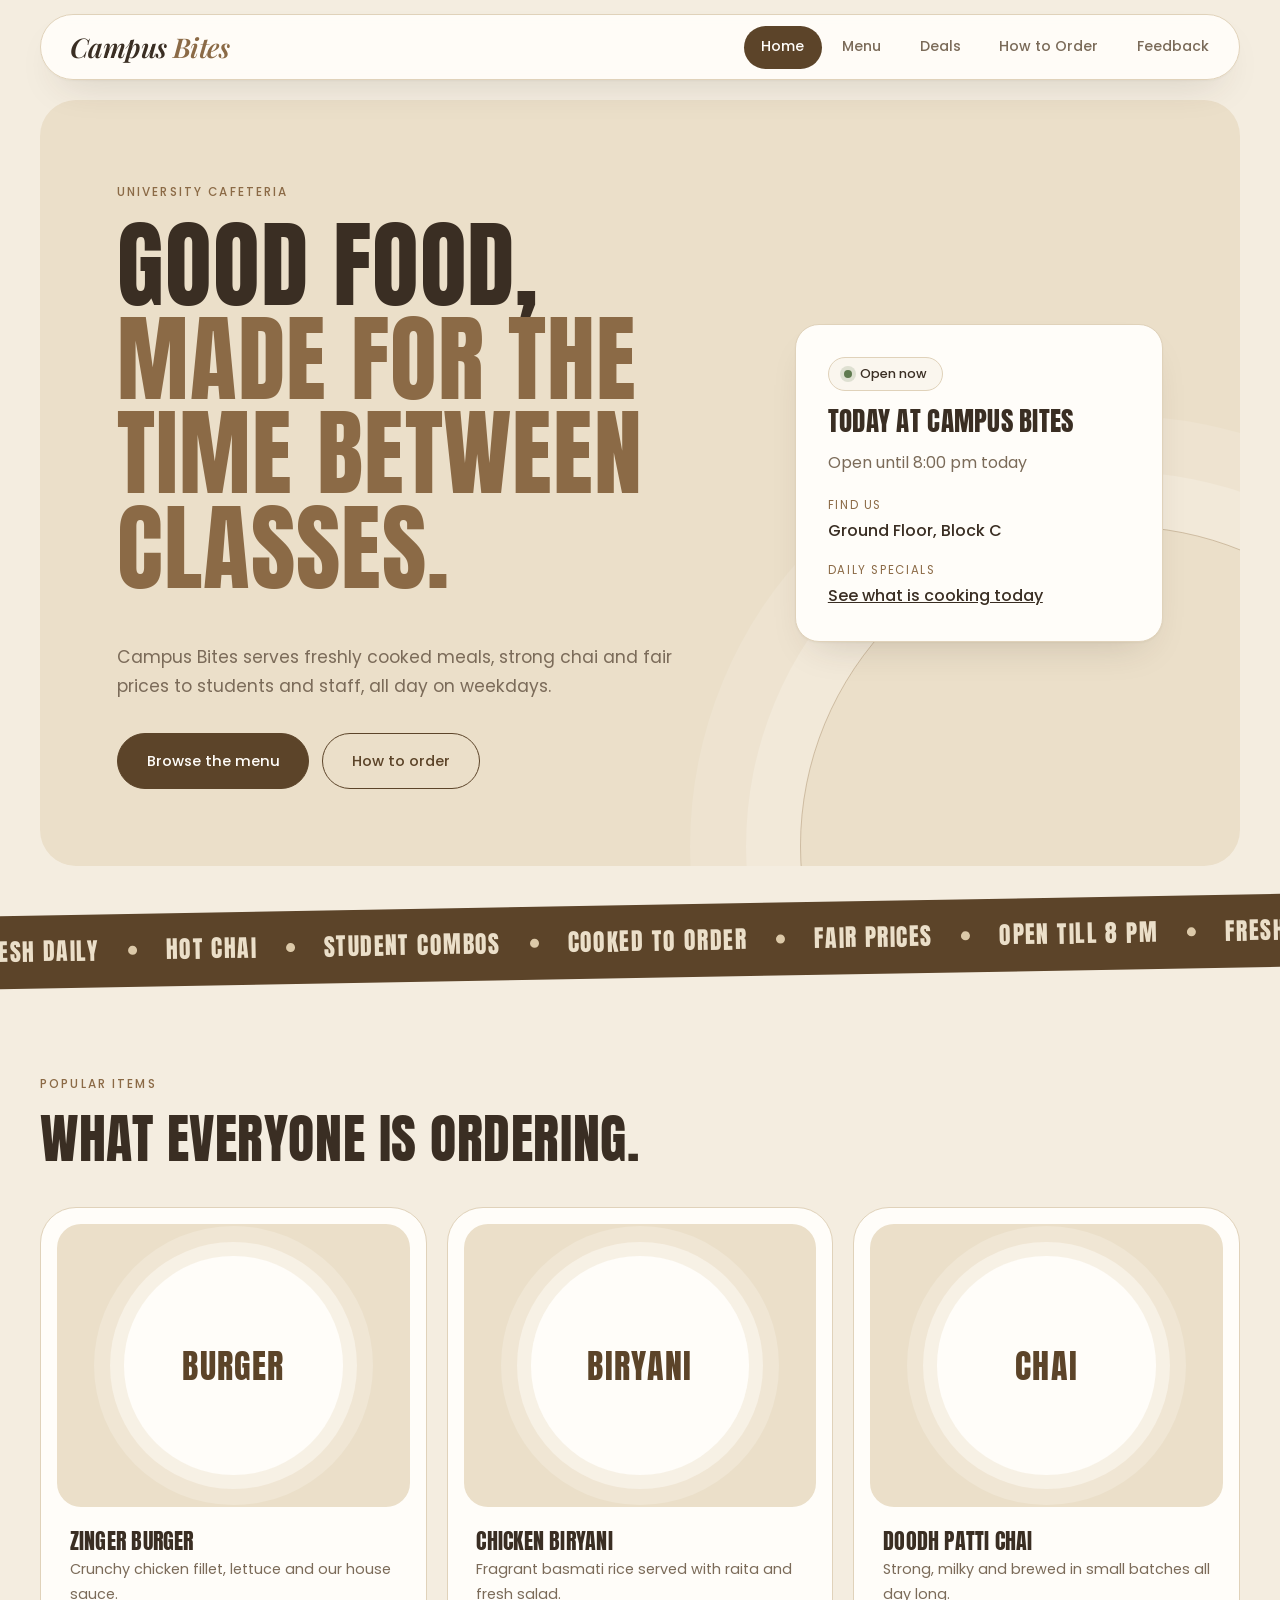
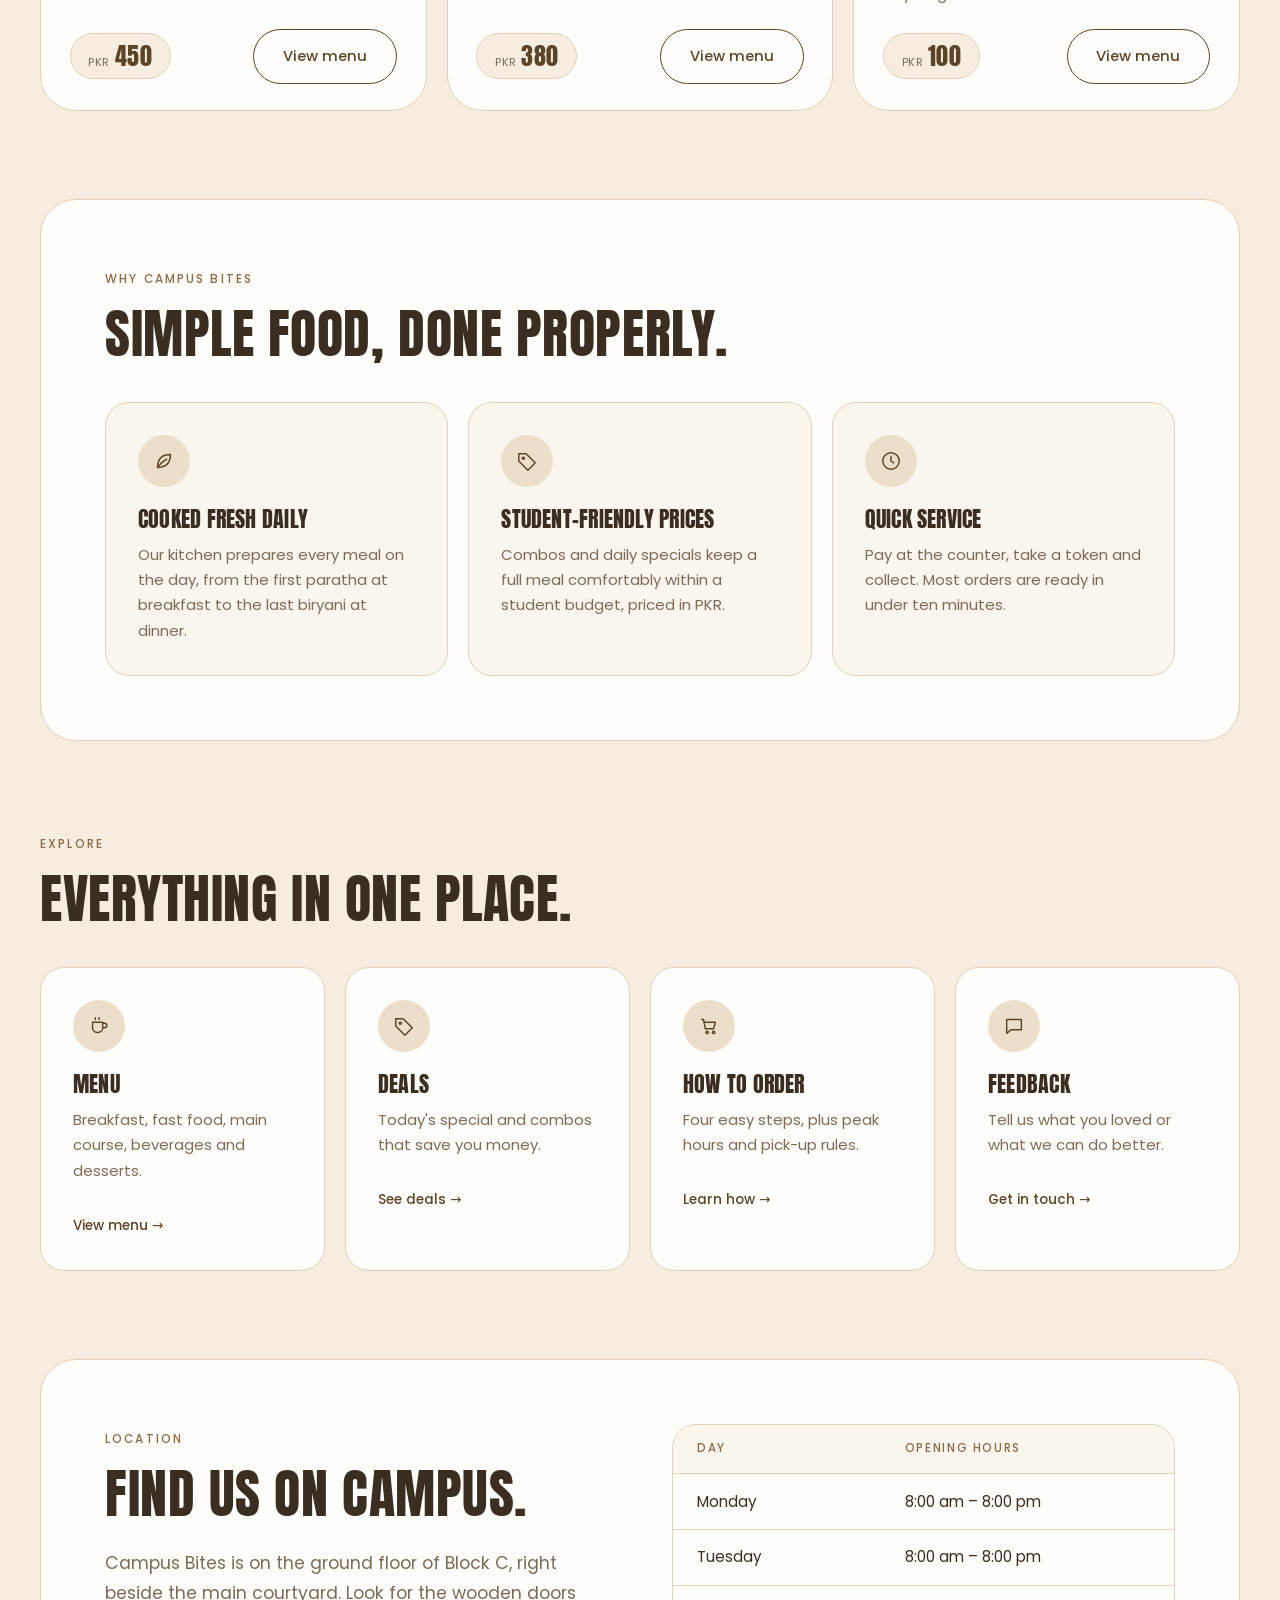
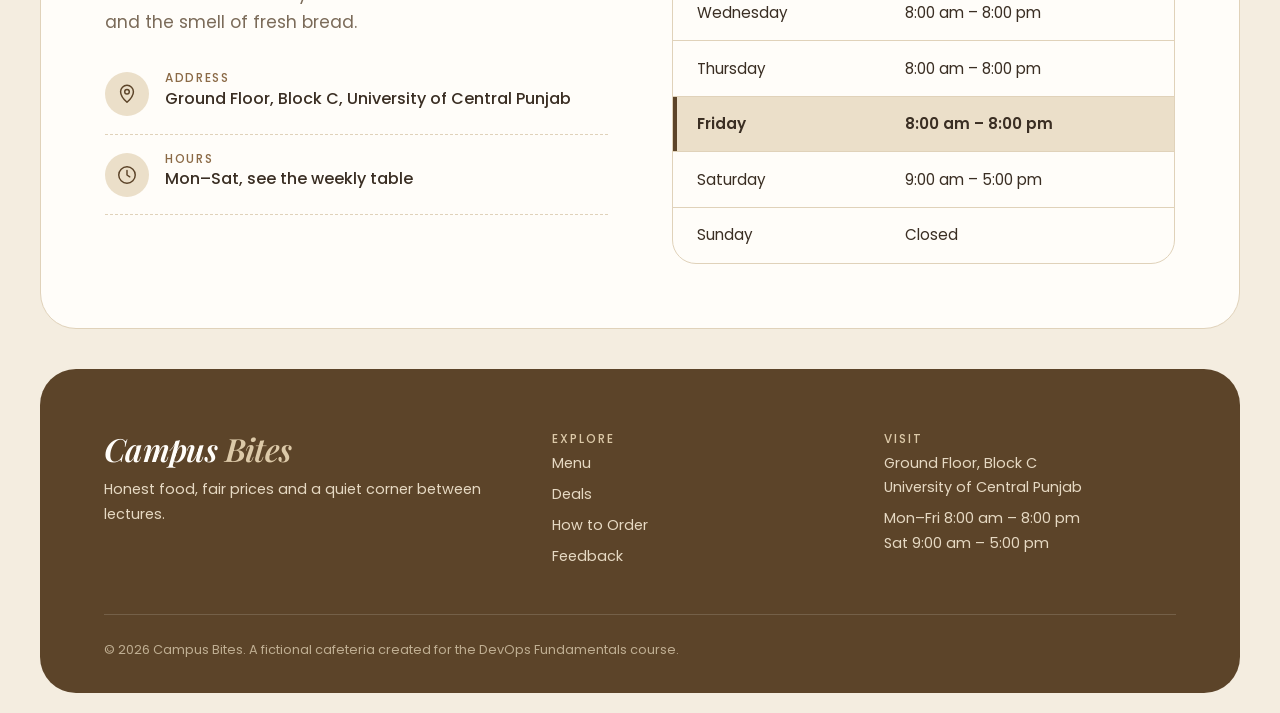
<file: source/index.html>
<!DOCTYPE html>
<html lang="en">
<head>
  <meta charset="UTF-8">
  <meta name="viewport" content="width=device-width, initial-scale=1">
  <title>Home | Campus Bites</title>
  <meta name="description" content="Campus Bites is the university cafeteria serving fresh meals, daily deals and quick service between lectures.">
  <link rel="preconnect" href="https://fonts.googleapis.com">
  <link rel="preconnect" href="https://fonts.gstatic.com" crossorigin>
  <link href="https://fonts.googleapis.com/css2?family=Anton&family=Playfair+Display:ital,wght@0,500;0,600;1,500;1,600&family=Poppins:wght@300;400;500;600&display=swap" rel="stylesheet">
  <link rel="stylesheet" href="../styles/style.css">
  <script>document.documentElement.classList.add("js");</script>
</head>
<body>
  <a class="skip-link" href="#main">Skip to content</a>
  <header class="site-header">
    <div class="wrap header-inner">
      <a class="logo" href="index.html" aria-label="Campus Bites home">Campus <span>Bites</span></a>
      <button class="nav-toggle" aria-label="Toggle navigation" aria-expanded="false" aria-controls="nav"><span></span></button>
      <nav aria-label="Main">
        <ul class="nav-list" id="nav">
        <li><a href="index.html" aria-current="page">Home</a></li>
        <li><a href="menu.html">Menu</a></li>
        <li><a href="deals.html">Deals</a></li>
        <li><a href="order.html">How to Order</a></li>
        <li><a href="feedback.html">Feedback</a></li>
        </ul>
      </nav>
    </div>
  </header>

  <main id="main">

    <section class="hero">
      <div class="wrap"><div class="hero-panel"><div class="hero-grid">
        <div>
          <span class="eyebrow">University Cafeteria</span>
          <h1>Good food, <em>made for the time between classes.</em></h1>
          <p class="lead">Campus Bites serves freshly cooked meals, strong chai and fair prices to students and staff, all day on weekdays.</p>
          <div class="hero-actions">
            <a class="btn" href="menu.html">Browse the menu</a>
            <a class="btn btn--ghost" href="order.html">How to order</a>
          </div>
        </div>
        <aside class="today-card" aria-label="Today at Campus Bites">
          <div id="status" class="badge"><span class="dot"></span><span id="status-text">Opening hours</span></div>
          <h2>Today at Campus Bites</h2>
          <p id="status-note" style="color:var(--muted);margin:0">Mon&ndash;Fri 8:00 am &ndash; 8:00 pm</p>
          <dl>
            <dt>Find us</dt>
            <dd>Ground Floor, Block C</dd>
            <dt>Daily specials</dt>
            <dd><a href="deals.html">See what is cooking today</a></dd>
          </dl>
        </aside>
      </div></div></div>
    </section>

    <div style="overflow:hidden;padding:1.2rem 0">
      <div class="marquee" aria-hidden="true">
        <div class="marquee-track">
          <span>Fresh daily</span> <span>Hot chai</span> <span>Student combos</span> <span>Cooked to order</span> <span>Fair prices</span> <span>Open till 8 pm</span>
          <span>Fresh daily</span> <span>Hot chai</span> <span>Student combos</span> <span>Cooked to order</span> <span>Fair prices</span> <span>Open till 8 pm</span>
        </div>
      </div>
    </div>

    <section class="section">
      <div class="wrap">
        <div class="section-head reveal">
          <span class="eyebrow">Popular items</span>
          <h2>What everyone is ordering.</h2>
        </div>
        <div class="grid grid--3">
          <article class="pop-card reveal">
            <div class="plate"><span>Burger</span></div>
            <div class="pop-body"><h3>Zinger Burger</h3><p>Crunchy chicken fillet, lettuce and our house sauce.</p>
              <div class="pop-foot"><span class="pill-price"><small>PKR</small>450</span><a class="btn btn--ghost" href="menu.html">View menu</a></div></div>
          </article>
          <article class="pop-card reveal">
            <div class="plate"><span>Biryani</span></div>
            <div class="pop-body"><h3>Chicken Biryani</h3><p>Fragrant basmati rice served with raita and fresh salad.</p>
              <div class="pop-foot"><span class="pill-price"><small>PKR</small>380</span><a class="btn btn--ghost" href="menu.html">View menu</a></div></div>
          </article>
          <article class="pop-card reveal">
            <div class="plate"><span>Chai</span></div>
            <div class="pop-body"><h3>Doodh Patti Chai</h3><p>Strong, milky and brewed in small batches all day long.</p>
              <div class="pop-foot"><span class="pill-price"><small>PKR</small>100</span><a class="btn btn--ghost" href="menu.html">View menu</a></div></div>
          </article>
        </div>
      </div>
    </section>

    <section class="section section--white">
      <div class="wrap">
        <div class="section-head reveal">
          <span class="eyebrow">Why Campus Bites</span>
          <h2>Simple food, done properly.</h2>
        </div>
        <div class="grid grid--3">
          <article class="card reveal">
            <div class="icon"><svg viewBox="0 0 24 24" fill="none" stroke="currentColor" stroke-width="1.6" stroke-linecap="round" stroke-linejoin="round" aria-hidden="true"><path d="M5 19c0-9 5-14 14-14 0 9-5 14-14 14z"/><path d="M5 19c3-4 6-7 10-9"/></svg></div>
            <h3>Cooked fresh daily</h3>
            <p>Our kitchen prepares every meal on the day, from the first paratha at breakfast to the last biryani at dinner.</p>
          </article>
          <article class="card reveal">
            <div class="icon"><svg viewBox="0 0 24 24" fill="none" stroke="currentColor" stroke-width="1.6" stroke-linecap="round" stroke-linejoin="round" aria-hidden="true"><path d="M3 12V4h8l10 10-8 8L3 12z"/><circle cx="8" cy="9" r="1.2"/></svg></div>
            <h3>Student-friendly prices</h3>
            <p>Combos and daily specials keep a full meal comfortably within a student budget, priced in PKR.</p>
          </article>
          <article class="card reveal">
            <div class="icon"><svg viewBox="0 0 24 24" fill="none" stroke="currentColor" stroke-width="1.6" stroke-linecap="round" stroke-linejoin="round" aria-hidden="true"><circle cx="12" cy="12" r="9"/><path d="M12 7v5l3 2"/></svg></div>
            <h3>Quick service</h3>
            <p>Pay at the counter, take a token and collect. Most orders are ready in under ten minutes.</p>
          </article>
        </div>
      </div>
    </section>

    <section class="section">
      <div class="wrap">
        <div class="section-head reveal">
          <span class="eyebrow">Explore</span>
          <h2>Everything in one place.</h2>
        </div>
        <div class="grid grid--4">
          <a class="card card--link reveal" href="menu.html">
            <div class="icon"><svg viewBox="0 0 24 24" fill="none" stroke="currentColor" stroke-width="1.6" stroke-linecap="round" stroke-linejoin="round" aria-hidden="true"><path d="M5 8h11v6a5 5 0 0 1-5 5h-1a5 5 0 0 1-5-5V8z"/><path d="M16 9h2a2 2 0 0 1 0 5h-2"/><path d="M8 3v2M12 3v2"/></svg></div>
            <h3>Menu</h3>
            <p>Breakfast, fast food, main course, beverages and desserts.</p>
            <span class="card-more">View menu &rarr;</span>
          </a>
          <a class="card card--link reveal" href="deals.html">
            <div class="icon"><svg viewBox="0 0 24 24" fill="none" stroke="currentColor" stroke-width="1.6" stroke-linecap="round" stroke-linejoin="round" aria-hidden="true"><path d="M3 12V4h8l10 10-8 8L3 12z"/><circle cx="8" cy="9" r="1.2"/></svg></div>
            <h3>Deals</h3>
            <p>Today's special and combos that save you money.</p>
            <span class="card-more">See deals &rarr;</span>
          </a>
          <a class="card card--link reveal" href="order.html">
            <div class="icon"><svg viewBox="0 0 24 24" fill="none" stroke="currentColor" stroke-width="1.6" stroke-linecap="round" stroke-linejoin="round" aria-hidden="true"><path d="M4 5h2l2 10h9l2-7H7"/><circle cx="10" cy="19" r="1.3"/><circle cx="17" cy="19" r="1.3"/></svg></div>
            <h3>How to order</h3>
            <p>Four easy steps, plus peak hours and pick-up rules.</p>
            <span class="card-more">Learn how &rarr;</span>
          </a>
          <a class="card card--link reveal" href="feedback.html">
            <div class="icon"><svg viewBox="0 0 24 24" fill="none" stroke="currentColor" stroke-width="1.6" stroke-linecap="round" stroke-linejoin="round" aria-hidden="true"><path d="M4 5h16v11H9l-5 4V5z"/></svg></div>
            <h3>Feedback</h3>
            <p>Tell us what you loved or what we can do better.</p>
            <span class="card-more">Get in touch &rarr;</span>
          </a>
        </div>
      </div>
    </section>

    <section class="section section--white">
      <div class="wrap split">
        <div class="reveal">
          <span class="eyebrow">Location</span>
          <h2>Find us on campus.</h2>
          <p class="lead">Campus Bites is on the ground floor of Block C, right beside the main courtyard. Look for the wooden doors and the smell of fresh bread.</p>
          <ul class="contact-list">
            <li><div class="icon"><svg viewBox="0 0 24 24" fill="none" stroke="currentColor" stroke-width="1.6" stroke-linecap="round" stroke-linejoin="round" aria-hidden="true"><path d="M12 21s7-6.2 7-11.5A7 7 0 0 0 5 9.5C5 14.8 12 21 12 21z"/><circle cx="12" cy="9.5" r="2.5"/></svg></div><div><h3>Address</h3><p>Ground Floor, Block C, University of Central Punjab</p></div></li>
            <li><div class="icon"><svg viewBox="0 0 24 24" fill="none" stroke="currentColor" stroke-width="1.6" stroke-linecap="round" stroke-linejoin="round" aria-hidden="true"><circle cx="12" cy="12" r="9"/><path d="M12 7v5l3 2"/></svg></div><div><h3>Hours</h3><p>Mon&ndash;Sat, see the weekly table</p></div></li>
          </ul>
        </div>
        <div class="table-wrap reveal">
          <table>
            <thead><tr><th>Day</th><th>Opening hours</th></tr></thead>
            <tbody>
              <tr data-day="1"><td>Monday</td><td>8:00 am &ndash; 8:00 pm</td></tr>
              <tr data-day="2"><td>Tuesday</td><td>8:00 am &ndash; 8:00 pm</td></tr>
              <tr data-day="3"><td>Wednesday</td><td>8:00 am &ndash; 8:00 pm</td></tr>
              <tr data-day="4"><td>Thursday</td><td>8:00 am &ndash; 8:00 pm</td></tr>
              <tr data-day="5"><td>Friday</td><td>8:00 am &ndash; 8:00 pm</td></tr>
              <tr data-day="6"><td>Saturday</td><td>9:00 am &ndash; 5:00 pm</td></tr>
              <tr data-day="0"><td>Sunday</td><td>Closed</td></tr>
            </tbody>
          </table>
        </div>
      </div>
    </section>

  </main>

  <footer class="site-footer">
    <div class="wrap">
      <div class="footer-grid">
        <div>
          <a class="logo" href="index.html">Campus <span>Bites</span></a>
          <p>Honest food, fair prices and a quiet corner between lectures.</p>
        </div>
        <div>
          <h3>Explore</h3>
          <ul>
            <li><a href="menu.html">Menu</a></li>
            <li><a href="deals.html">Deals</a></li>
            <li><a href="order.html">How to Order</a></li>
            <li><a href="feedback.html">Feedback</a></li>
          </ul>
        </div>
        <div>
          <h3>Visit</h3>
          <p>Ground Floor, Block C<br>University of Central Punjab</p>
          <p>Mon&ndash;Fri 8:00 am &ndash; 8:00 pm<br>Sat 9:00 am &ndash; 5:00 pm</p>
        </div>
      </div>
      <div class="footer-bottom">&copy; 2026 Campus Bites. A fictional cafeteria created for the DevOps Fundamentals course.</div>
    </div>
  </footer>

  <script>
  (function () {
    // Mobile navigation
    var toggle = document.querySelector(".nav-toggle");
    var nav = document.getElementById("nav");
    toggle.addEventListener("click", function () {
      var open = nav.classList.toggle("open");
      toggle.setAttribute("aria-expanded", open);
    });
    nav.addEventListener("click", function (e) {
      if (e.target.tagName === "A") { nav.classList.remove("open"); toggle.setAttribute("aria-expanded", "false"); }
    });

    // Scroll reveal
    var items = document.querySelectorAll(".reveal");
    if ("IntersectionObserver" in window) {
      var io = new IntersectionObserver(function (entries) {
        entries.forEach(function (en) { if (en.isIntersecting) { en.target.classList.add("in"); io.unobserve(en.target); } });
      }, { threshold: 0.12 });
      items.forEach(function (el) { io.observe(el); });
    } else {
      items.forEach(function (el) { el.classList.add("in"); });
    }

    // Live open / closed status
    var HOURS = { 0: null, 1: [8, 20], 2: [8, 20], 3: [8, 20], 4: [8, 20], 5: [8, 20], 6: [9, 17] };
    var DAYS = ["Sunday","Monday","Tuesday","Wednesday","Thursday","Friday","Saturday"];
    function fmt(h) { var s = h >= 12 ? "pm" : "am"; var n = h % 12 === 0 ? 12 : h % 12; return n + ":00 " + s; }
    function updateStatus() {
      var now = new Date(), d = now.getDay(), h = now.getHours() + now.getMinutes() / 60;
      var box = document.getElementById("status"), text = document.getElementById("status-text"), note = document.getElementById("status-note");
      var today = HOURS[d], isOpen = today && h >= today[0] && h < today[1];
      box.className = "badge " + (isOpen ? "is-open" : "is-closed");
      if (isOpen) {
        text.textContent = "Open now";
        note.textContent = "Open until " + fmt(today[1]) + " today";
      } else {
        text.textContent = "Closed right now";
        var next = d, label = "";
        if (today && h < today[0]) { label = "today at " + fmt(today[0]); }
        else {
          do { next = (next + 1) % 7; } while (!HOURS[next]);
          label = (next === (d + 1) % 7 ? "tomorrow" : DAYS[next]) + " at " + fmt(HOURS[next][0]);
        }
        note.textContent = "Opens " + label;
      }
      document.querySelectorAll("[data-day]").forEach(function (row) {
        row.classList.toggle("is-today", Number(row.dataset.day) === d);
      });
    }
    updateStatus();
    setInterval(updateStatus, 60000);
  })();
  </script>
</body>
</html>
</file>
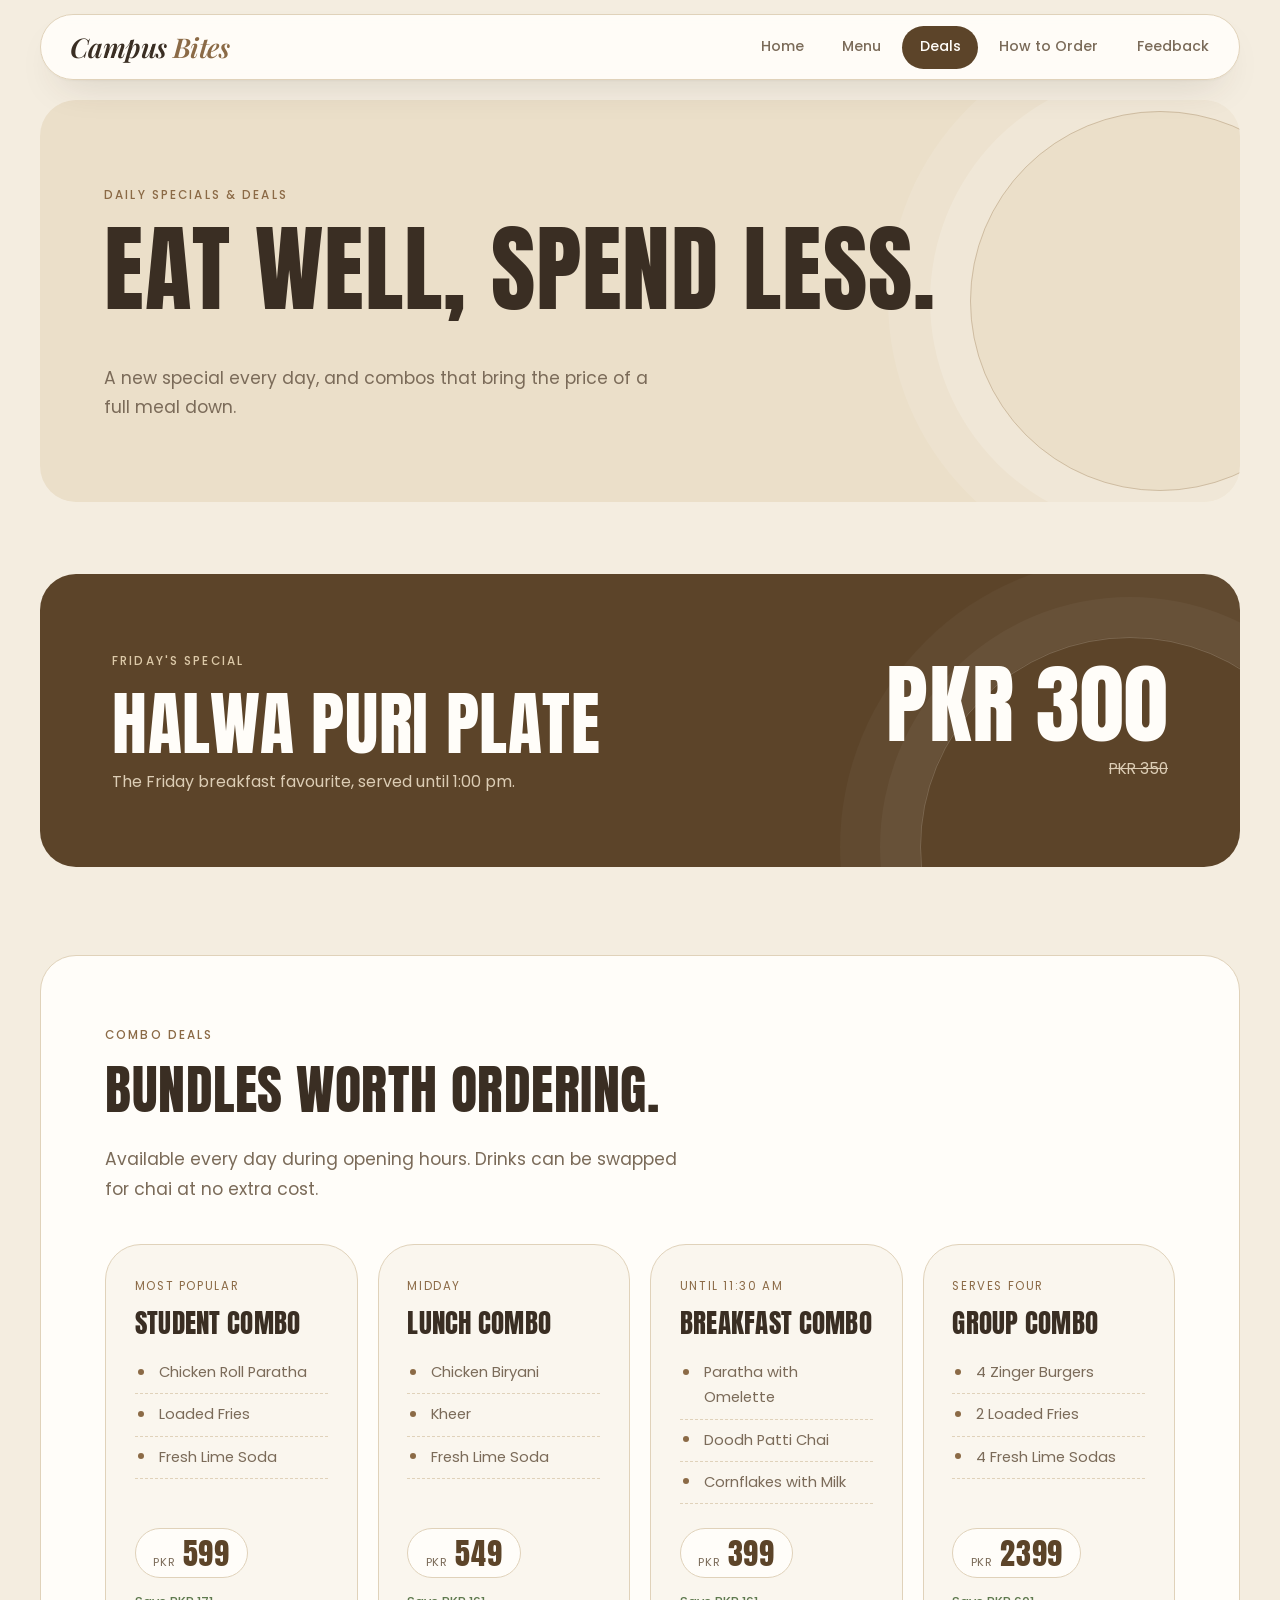
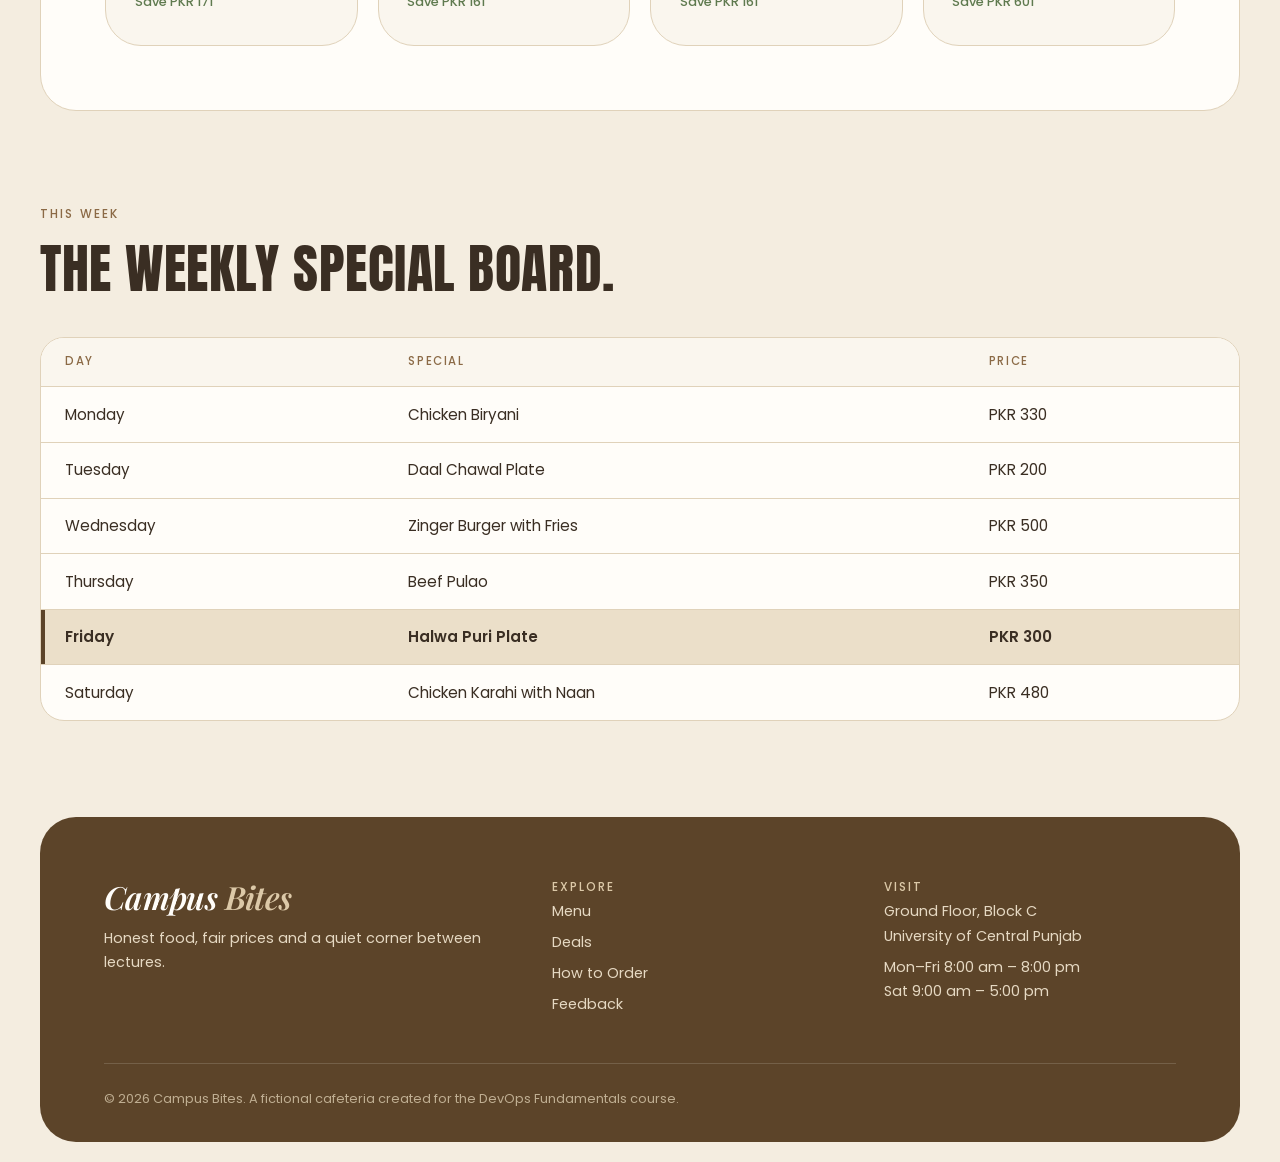
<file: source/deals.html>
<!DOCTYPE html>
<html lang="en">
<head>
  <meta charset="UTF-8">
  <meta name="viewport" content="width=device-width, initial-scale=1">
  <title>Deals | Campus Bites</title>
  <meta name="description" content="Today's special and combo deals at Campus Bites, including the Student Combo and Lunch Combo.">
  <link rel="preconnect" href="https://fonts.googleapis.com">
  <link rel="preconnect" href="https://fonts.gstatic.com" crossorigin>
  <link href="https://fonts.googleapis.com/css2?family=Anton&family=Playfair+Display:ital,wght@0,500;0,600;1,500;1,600&family=Poppins:wght@300;400;500;600&display=swap" rel="stylesheet">
  <link rel="stylesheet" href="../styles/style.css">
  <script>document.documentElement.classList.add("js");</script>
</head>
<body>
  <a class="skip-link" href="#main">Skip to content</a>
  <header class="site-header">
    <div class="wrap header-inner">
      <a class="logo" href="index.html" aria-label="Campus Bites home">Campus <span>Bites</span></a>
      <button class="nav-toggle" aria-label="Toggle navigation" aria-expanded="false" aria-controls="nav"><span></span></button>
      <nav aria-label="Main">
        <ul class="nav-list" id="nav">
        <li><a href="index.html">Home</a></li>
        <li><a href="menu.html">Menu</a></li>
        <li><a href="deals.html" aria-current="page">Deals</a></li>
        <li><a href="order.html">How to Order</a></li>
        <li><a href="feedback.html">Feedback</a></li>
        </ul>
      </nav>
    </div>
  </header>

  <main id="main">

    <section class="page-hero">
      <div class="wrap">
        <span class="eyebrow">Daily Specials &amp; Deals</span>
        <h1>Eat well, spend less.</h1>
        <p class="lead">A new special every day, and combos that bring the price of a full meal down.</p>
      </div>
    </section>

    <section class="section">
      <div class="wrap">
        <div class="special reveal">
          <div style="position:relative;z-index:1">
            <span class="eyebrow" id="sp-day">Today's special</span>
            <h2 id="sp-name">Chicken Biryani</h2>
            <p id="sp-desc">Our Monday classic with raita and salad.</p>
          </div>
          <div class="special-price" id="sp-price"><span class="now">PKR 330</span><span class="was">PKR 380</span></div>
        </div>
      </div>
    </section>

    <section class="section section--white">
      <div class="wrap">
        <div class="section-head reveal">
          <span class="eyebrow">Combo deals</span>
          <h2>Bundles worth ordering.</h2>
          <p class="lead">Available every day during opening hours. Drinks can be swapped for chai at no extra cost.</p>
        </div>
        <div class="grid grid--4">
          <article class="card combo reveal">
            <span class="combo-tag">Most popular</span>
            <h3>Student Combo</h3>
            <ul><li>Chicken Roll Paratha</li><li>Loaded Fries</li><li>Fresh Lime Soda</li></ul>
            <div class="combo-foot">
              <div class="combo-price"><small>PKR</small> 599</div>
              <span class="save">Save PKR 171</span>
            </div>
          </article>
          <article class="card combo reveal">
            <span class="combo-tag">Midday</span>
            <h3>Lunch Combo</h3>
            <ul><li>Chicken Biryani</li><li>Kheer</li><li>Fresh Lime Soda</li></ul>
            <div class="combo-foot">
              <div class="combo-price"><small>PKR</small> 549</div>
              <span class="save">Save PKR 161</span>
            </div>
          </article>
          <article class="card combo reveal">
            <span class="combo-tag">Until 11:30 am</span>
            <h3>Breakfast Combo</h3>
            <ul><li>Paratha with Omelette</li><li>Doodh Patti Chai</li><li>Cornflakes with Milk</li></ul>
            <div class="combo-foot">
              <div class="combo-price"><small>PKR</small> 399</div>
              <span class="save">Save PKR 161</span>
            </div>
          </article>
          <article class="card combo reveal">
            <span class="combo-tag">Serves four</span>
            <h3>Group Combo</h3>
            <ul><li>4 Zinger Burgers</li><li>2 Loaded Fries</li><li>4 Fresh Lime Sodas</li></ul>
            <div class="combo-foot">
              <div class="combo-price"><small>PKR</small> 2399</div>
              <span class="save">Save PKR 601</span>
            </div>
          </article>
        </div>
      </div>
    </section>

    <section class="section">
      <div class="wrap">
        <div class="section-head reveal">
          <span class="eyebrow">This week</span>
          <h2>The weekly special board.</h2>
        </div>
        <div class="table-wrap reveal">
          <table>
            <thead><tr><th>Day</th><th>Special</th><th>Price</th></tr></thead>
            <tbody>
              <tr data-day="1"><td>Monday</td><td>Chicken Biryani</td><td>PKR 330</td></tr>
              <tr data-day="2"><td>Tuesday</td><td>Daal Chawal Plate</td><td>PKR 200</td></tr>
              <tr data-day="3"><td>Wednesday</td><td>Zinger Burger with Fries</td><td>PKR 500</td></tr>
              <tr data-day="4"><td>Thursday</td><td>Beef Pulao</td><td>PKR 350</td></tr>
              <tr data-day="5"><td>Friday</td><td>Halwa Puri Plate</td><td>PKR 300</td></tr>
              <tr data-day="6"><td>Saturday</td><td>Chicken Karahi with Naan</td><td>PKR 480</td></tr>
            </tbody>
          </table>
        </div>
      </div>
    </section>
  </main>

  <footer class="site-footer">
    <div class="wrap">
      <div class="footer-grid">
        <div>
          <a class="logo" href="index.html">Campus <span>Bites</span></a>
          <p>Honest food, fair prices and a quiet corner between lectures.</p>
        </div>
        <div>
          <h3>Explore</h3>
          <ul>
            <li><a href="menu.html">Menu</a></li>
            <li><a href="deals.html">Deals</a></li>
            <li><a href="order.html">How to Order</a></li>
            <li><a href="feedback.html">Feedback</a></li>
          </ul>
        </div>
        <div>
          <h3>Visit</h3>
          <p>Ground Floor, Block C<br>University of Central Punjab</p>
          <p>Mon&ndash;Fri 8:00 am &ndash; 8:00 pm<br>Sat 9:00 am &ndash; 5:00 pm</p>
        </div>
      </div>
      <div class="footer-bottom">&copy; 2026 Campus Bites. A fictional cafeteria created for the DevOps Fundamentals course.</div>
    </div>
  </footer>

  <script>
  (function () {
    // Mobile navigation
    var toggle = document.querySelector(".nav-toggle");
    var nav = document.getElementById("nav");
    toggle.addEventListener("click", function () {
      var open = nav.classList.toggle("open");
      toggle.setAttribute("aria-expanded", open);
    });
    nav.addEventListener("click", function (e) {
      if (e.target.tagName === "A") { nav.classList.remove("open"); toggle.setAttribute("aria-expanded", "false"); }
    });

    // Scroll reveal
    var items = document.querySelectorAll(".reveal");
    if ("IntersectionObserver" in window) {
      var io = new IntersectionObserver(function (entries) {
        entries.forEach(function (en) { if (en.isIntersecting) { en.target.classList.add("in"); io.unobserve(en.target); } });
      }, { threshold: 0.12 });
      items.forEach(function (el) { io.observe(el); });
    } else {
      items.forEach(function (el) { el.classList.add("in"); });
    }

    // Daily special by weekday
    var SPECIALS = [
      { day: "Sunday",    name: "We are closed today", desc: "Campus Bites reopens on Monday at 8:00 am.", price: null, was: null },
      { day: "Monday",    name: "Chicken Biryani",      desc: "Our Monday classic with raita and salad.", price: 330, was: 380 },
      { day: "Tuesday",   name: "Daal Chawal Plate",    desc: "Tadka daal, steamed rice, pickled onions and a papad.", price: 200, was: 250 },
      { day: "Wednesday", name: "Zinger Burger with Fries", desc: "Mid-week treat with a side of crisp fries.", price: 500, was: 600 },
      { day: "Thursday",  name: "Beef Pulao",           desc: "Slow-cooked pulao with kachumber salad.", price: 350, was: 420 },
      { day: "Friday",    name: "Halwa Puri Plate",     desc: "The Friday breakfast favourite, served until 1:00 pm.", price: 300, was: 350 },
      { day: "Saturday",  name: "Chicken Karahi with Naan", desc: "Half portion karahi with two fresh naan.", price: 480, was: 550 }
    ];
    var d = new Date().getDay(), s = SPECIALS[d];
    document.getElementById("sp-day").textContent = s.day + "'s special";
    document.getElementById("sp-name").textContent = s.name;
    document.getElementById("sp-desc").textContent = s.desc;
    var priceBox = document.getElementById("sp-price");
    priceBox.innerHTML = s.price
      ? '<span class="now">PKR ' + s.price + '</span><span class="was">PKR ' + s.was + '</span>'
      : '<span class="now">Closed</span>';
    document.querySelectorAll("[data-day]").forEach(function (row) {
      row.classList.toggle("is-today", Number(row.dataset.day) === d);
    });
  })();
  </script>
</body>
</html>
</file>
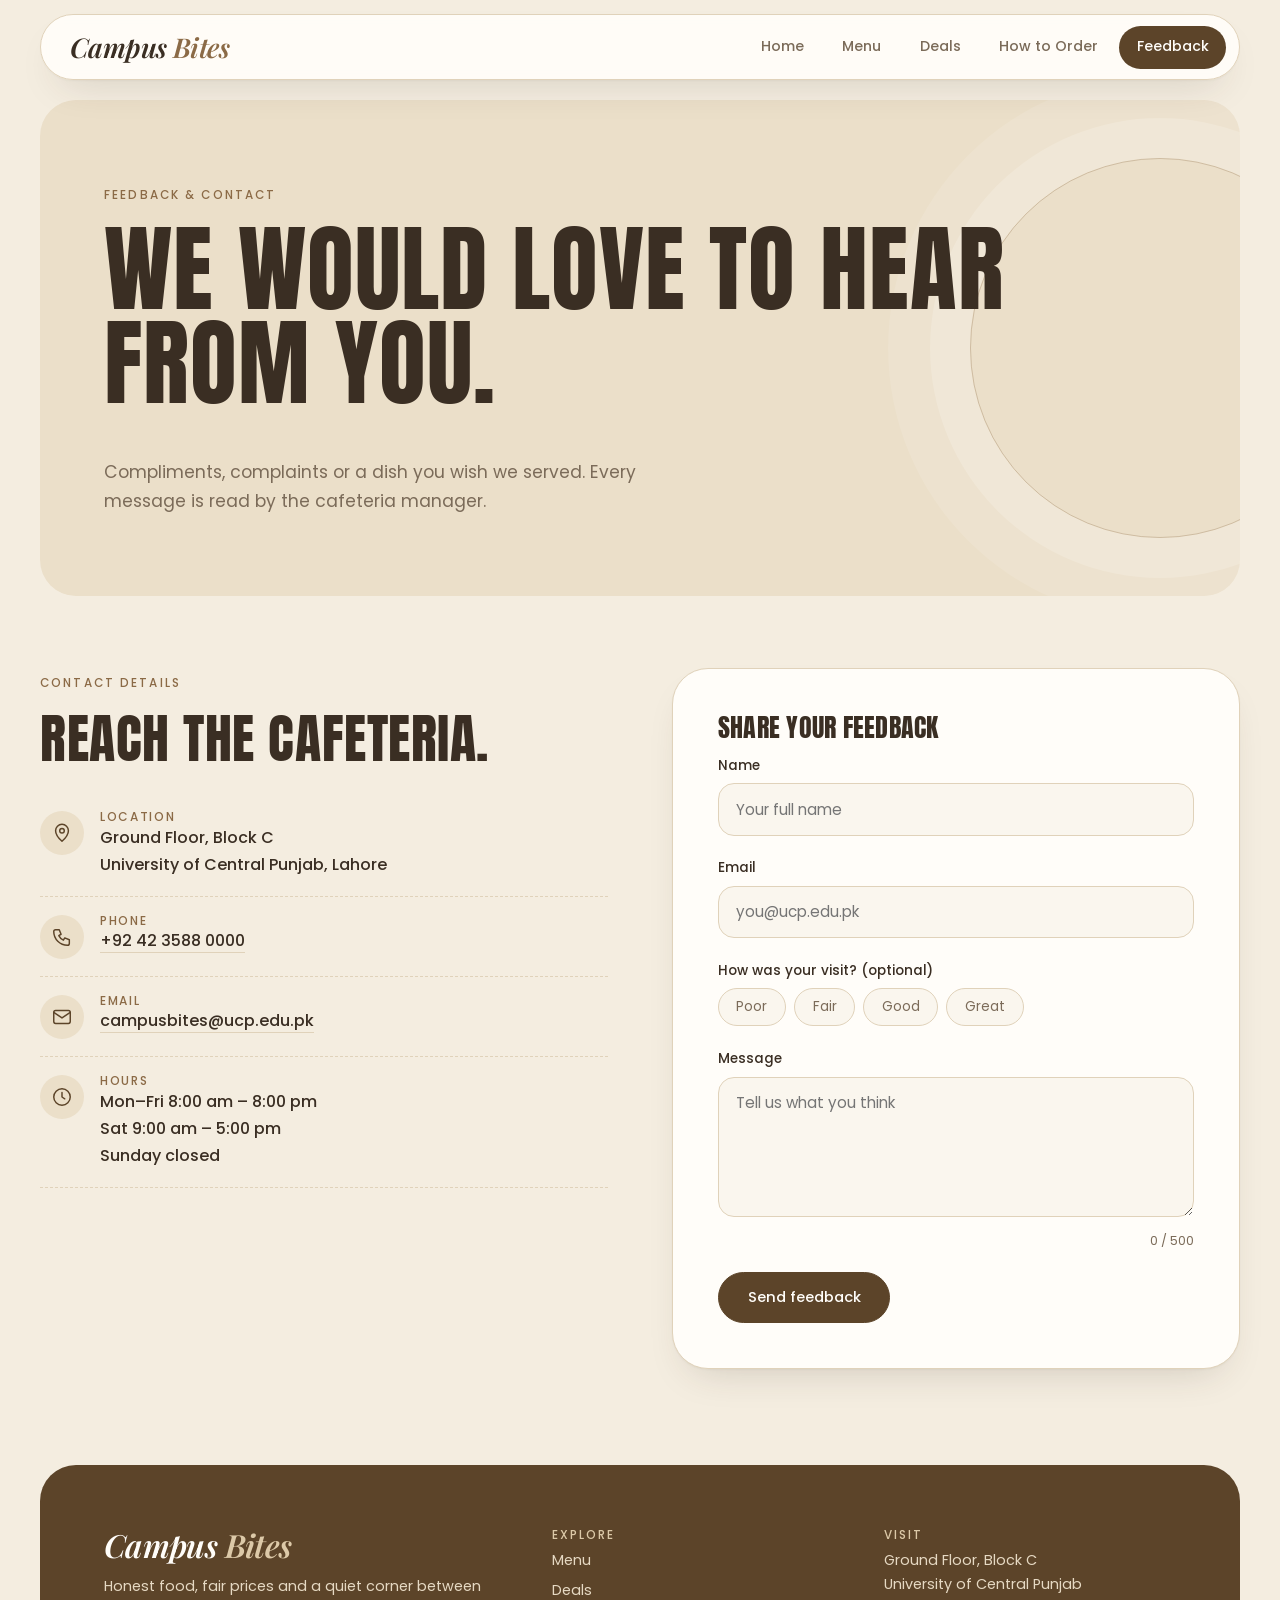
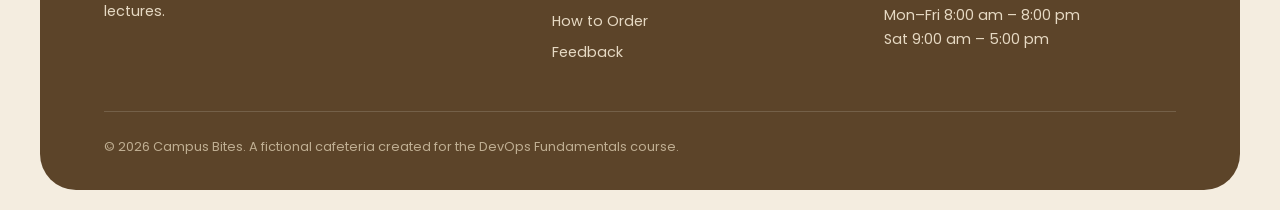
<file: source/feedback.html>
<!DOCTYPE html>
<html lang="en">
<head>
  <meta charset="UTF-8">
  <meta name="viewport" content="width=device-width, initial-scale=1">
  <title>Feedback & Contact | Campus Bites</title>
  <meta name="description" content="Contact Campus Bites or share your feedback about the food and service.">
  <link rel="preconnect" href="https://fonts.googleapis.com">
  <link rel="preconnect" href="https://fonts.gstatic.com" crossorigin>
  <link href="https://fonts.googleapis.com/css2?family=Anton&family=Playfair+Display:ital,wght@0,500;0,600;1,500;1,600&family=Poppins:wght@300;400;500;600&display=swap" rel="stylesheet">
  <link rel="stylesheet" href="../styles/style.css">
  <script>document.documentElement.classList.add("js");</script>
</head>
<body>
  <a class="skip-link" href="#main">Skip to content</a>
  <header class="site-header">
    <div class="wrap header-inner">
      <a class="logo" href="index.html" aria-label="Campus Bites home">Campus <span>Bites</span></a>
      <button class="nav-toggle" aria-label="Toggle navigation" aria-expanded="false" aria-controls="nav"><span></span></button>
      <nav aria-label="Main">
        <ul class="nav-list" id="nav">
        <li><a href="index.html">Home</a></li>
        <li><a href="menu.html">Menu</a></li>
        <li><a href="deals.html">Deals</a></li>
        <li><a href="order.html">How to Order</a></li>
        <li><a href="feedback.html" aria-current="page">Feedback</a></li>
        </ul>
      </nav>
    </div>
  </header>

  <main id="main">

    <section class="page-hero">
      <div class="wrap">
        <span class="eyebrow">Feedback &amp; Contact</span>
        <h1>We would love to hear from you.</h1>
        <p class="lead">Compliments, complaints or a dish you wish we served. Every message is read by the cafeteria manager.</p>
      </div>
    </section>

    <section class="section">
      <div class="wrap split">
        <div class="reveal">
          <span class="eyebrow">Contact details</span>
          <h2>Reach the cafeteria.</h2>
          <ul class="contact-list">
            <li><div class="icon"><svg viewBox="0 0 24 24" fill="none" stroke="currentColor" stroke-width="1.6" stroke-linecap="round" stroke-linejoin="round" aria-hidden="true"><path d="M12 21s7-6.2 7-11.5A7 7 0 0 0 5 9.5C5 14.8 12 21 12 21z"/><circle cx="12" cy="9.5" r="2.5"/></svg></div><div><h3>Location</h3><p>Ground Floor, Block C<br>University of Central Punjab, Lahore</p></div></li>
            <li><div class="icon"><svg viewBox="0 0 24 24" fill="none" stroke="currentColor" stroke-width="1.6" stroke-linecap="round" stroke-linejoin="round" aria-hidden="true"><path d="M5 4h4l2 5-2.5 1.5a11 11 0 0 0 5 5L15 13l5 2v4a2 2 0 0 1-2 2A15 15 0 0 1 3 6a2 2 0 0 1 2-2z"/></svg></div><div><h3>Phone</h3><p><a href="tel:+924235880000">+92 42 3588 0000</a></p></div></li>
            <li><div class="icon"><svg viewBox="0 0 24 24" fill="none" stroke="currentColor" stroke-width="1.6" stroke-linecap="round" stroke-linejoin="round" aria-hidden="true"><rect x="3" y="5" width="18" height="14" rx="2"/><path d="M3 7l9 6 9-6"/></svg></div><div><h3>Email</h3><p><a href="mailto:campusbites@ucp.edu.pk">campusbites@ucp.edu.pk</a></p></div></li>
            <li><div class="icon"><svg viewBox="0 0 24 24" fill="none" stroke="currentColor" stroke-width="1.6" stroke-linecap="round" stroke-linejoin="round" aria-hidden="true"><circle cx="12" cy="12" r="9"/><path d="M12 7v5l3 2"/></svg></div><div><h3>Hours</h3><p>Mon&ndash;Fri 8:00 am &ndash; 8:00 pm<br>Sat 9:00 am &ndash; 5:00 pm<br>Sunday closed</p></div></li>
          </ul>
        </div>

        <div class="form-card reveal">
          <h2 style="font-size:1.6rem">Share your feedback</h2>
          <form id="feedback-form" novalidate>
            <div class="field">
              <label for="name">Name</label>
              <input id="name" name="name" type="text" autocomplete="name" placeholder="Your full name">
              <span class="field-msg">Please enter your name.</span>
            </div>
            <div class="field">
              <label for="email">Email</label>
              <input id="email" name="email" type="email" autocomplete="email" placeholder="you@ucp.edu.pk">
              <span class="field-msg">Please enter a valid email address.</span>
            </div>
            <div class="field">
              <label id="rating-label">How was your visit? (optional)</label>
              <div class="rating" role="group" aria-labelledby="rating-label">
                <button type="button" data-value="Poor" aria-pressed="false">Poor</button>
                <button type="button" data-value="Fair" aria-pressed="false">Fair</button>
                <button type="button" data-value="Good" aria-pressed="false">Good</button>
                <button type="button" data-value="Great" aria-pressed="false">Great</button>
              </div>
              <input type="hidden" id="rating-value" name="rating">
            </div>
            <div class="field">
              <label for="message">Message</label>
              <textarea id="message" name="message" maxlength="500" placeholder="Tell us what you think"></textarea>
              <div class="field-count" id="count">0 / 500</div>
              <span class="field-msg">Please write at least 10 characters.</span>
            </div>
            <button class="btn" type="submit">Send feedback</button>
          </form>
          <div class="form-success" id="success" role="status">
            <div class="icon"><svg viewBox="0 0 24 24" fill="none" stroke="currentColor" stroke-width="1.6" stroke-linecap="round" stroke-linejoin="round" aria-hidden="true"><path d="M5 12.5l4.5 4.5L19 7.5"/></svg></div>
            <h2 style="font-size:1.5rem">Thank you, <span id="thanks-name"></span>.</h2>
            <p style="color:var(--muted)">Your feedback has been noted. This demo form does not send data anywhere.</p>
            <button class="btn btn--ghost" type="button" id="again">Write another</button>
          </div>
        </div>
      </div>
    </section>
  </main>

  <footer class="site-footer">
    <div class="wrap">
      <div class="footer-grid">
        <div>
          <a class="logo" href="index.html">Campus <span>Bites</span></a>
          <p>Honest food, fair prices and a quiet corner between lectures.</p>
        </div>
        <div>
          <h3>Explore</h3>
          <ul>
            <li><a href="menu.html">Menu</a></li>
            <li><a href="deals.html">Deals</a></li>
            <li><a href="order.html">How to Order</a></li>
            <li><a href="feedback.html">Feedback</a></li>
          </ul>
        </div>
        <div>
          <h3>Visit</h3>
          <p>Ground Floor, Block C<br>University of Central Punjab</p>
          <p>Mon&ndash;Fri 8:00 am &ndash; 8:00 pm<br>Sat 9:00 am &ndash; 5:00 pm</p>
        </div>
      </div>
      <div class="footer-bottom">&copy; 2026 Campus Bites. A fictional cafeteria created for the DevOps Fundamentals course.</div>
    </div>
  </footer>

  <script>
  (function () {
    // Mobile navigation
    var toggle = document.querySelector(".nav-toggle");
    var nav = document.getElementById("nav");
    toggle.addEventListener("click", function () {
      var open = nav.classList.toggle("open");
      toggle.setAttribute("aria-expanded", open);
    });
    nav.addEventListener("click", function (e) {
      if (e.target.tagName === "A") { nav.classList.remove("open"); toggle.setAttribute("aria-expanded", "false"); }
    });

    // Scroll reveal
    var items = document.querySelectorAll(".reveal");
    if ("IntersectionObserver" in window) {
      var io = new IntersectionObserver(function (entries) {
        entries.forEach(function (en) { if (en.isIntersecting) { en.target.classList.add("in"); io.unobserve(en.target); } });
      }, { threshold: 0.12 });
      items.forEach(function (el) { io.observe(el); });
    } else {
      items.forEach(function (el) { el.classList.add("in"); });
    }

    // Form behaviour (static: nothing is sent anywhere)
    var form = document.getElementById("feedback-form");
    var msg = document.getElementById("message");
    var count = document.getElementById("count");
    var success = document.getElementById("success");
    var ratingInput = document.getElementById("rating-value");
    var MAX = 500;

    msg.addEventListener("input", function () {
      count.textContent = msg.value.length + " / " + MAX;
    });

    document.querySelectorAll(".rating button").forEach(function (b) {
      b.addEventListener("click", function () {
        document.querySelectorAll(".rating button").forEach(function (x) { x.setAttribute("aria-pressed", x === b); });
        ratingInput.value = b.dataset.value;
      });
    });

    function check(input, ok) {
      input.closest(".field").classList.toggle("invalid", !ok);
      return ok;
    }

    form.addEventListener("submit", function (e) {
      e.preventDefault();
      var name = document.getElementById("name"), email = document.getElementById("email");
      var okName = check(name, name.value.trim().length >= 2);
      var okEmail = check(email, /^[^\s@]+@[^\s@]+\.[^\s@]+$/.test(email.value.trim()));
      var okMsg = check(msg, msg.value.trim().length >= 10);
      if (okName && okEmail && okMsg) {
        form.hidden = true;
        document.getElementById("thanks-name").textContent = name.value.trim().split(" ")[0];
        success.classList.add("show");
      }
    });

    document.getElementById("again").addEventListener("click", function () {
      form.reset(); count.textContent = "0 / " + MAX; ratingInput.value = "";
      document.querySelectorAll(".rating button").forEach(function (x) { x.setAttribute("aria-pressed", "false"); });
      success.classList.remove("show"); form.hidden = false;
    });
  })();
  </script>
</body>
</html>
</file>
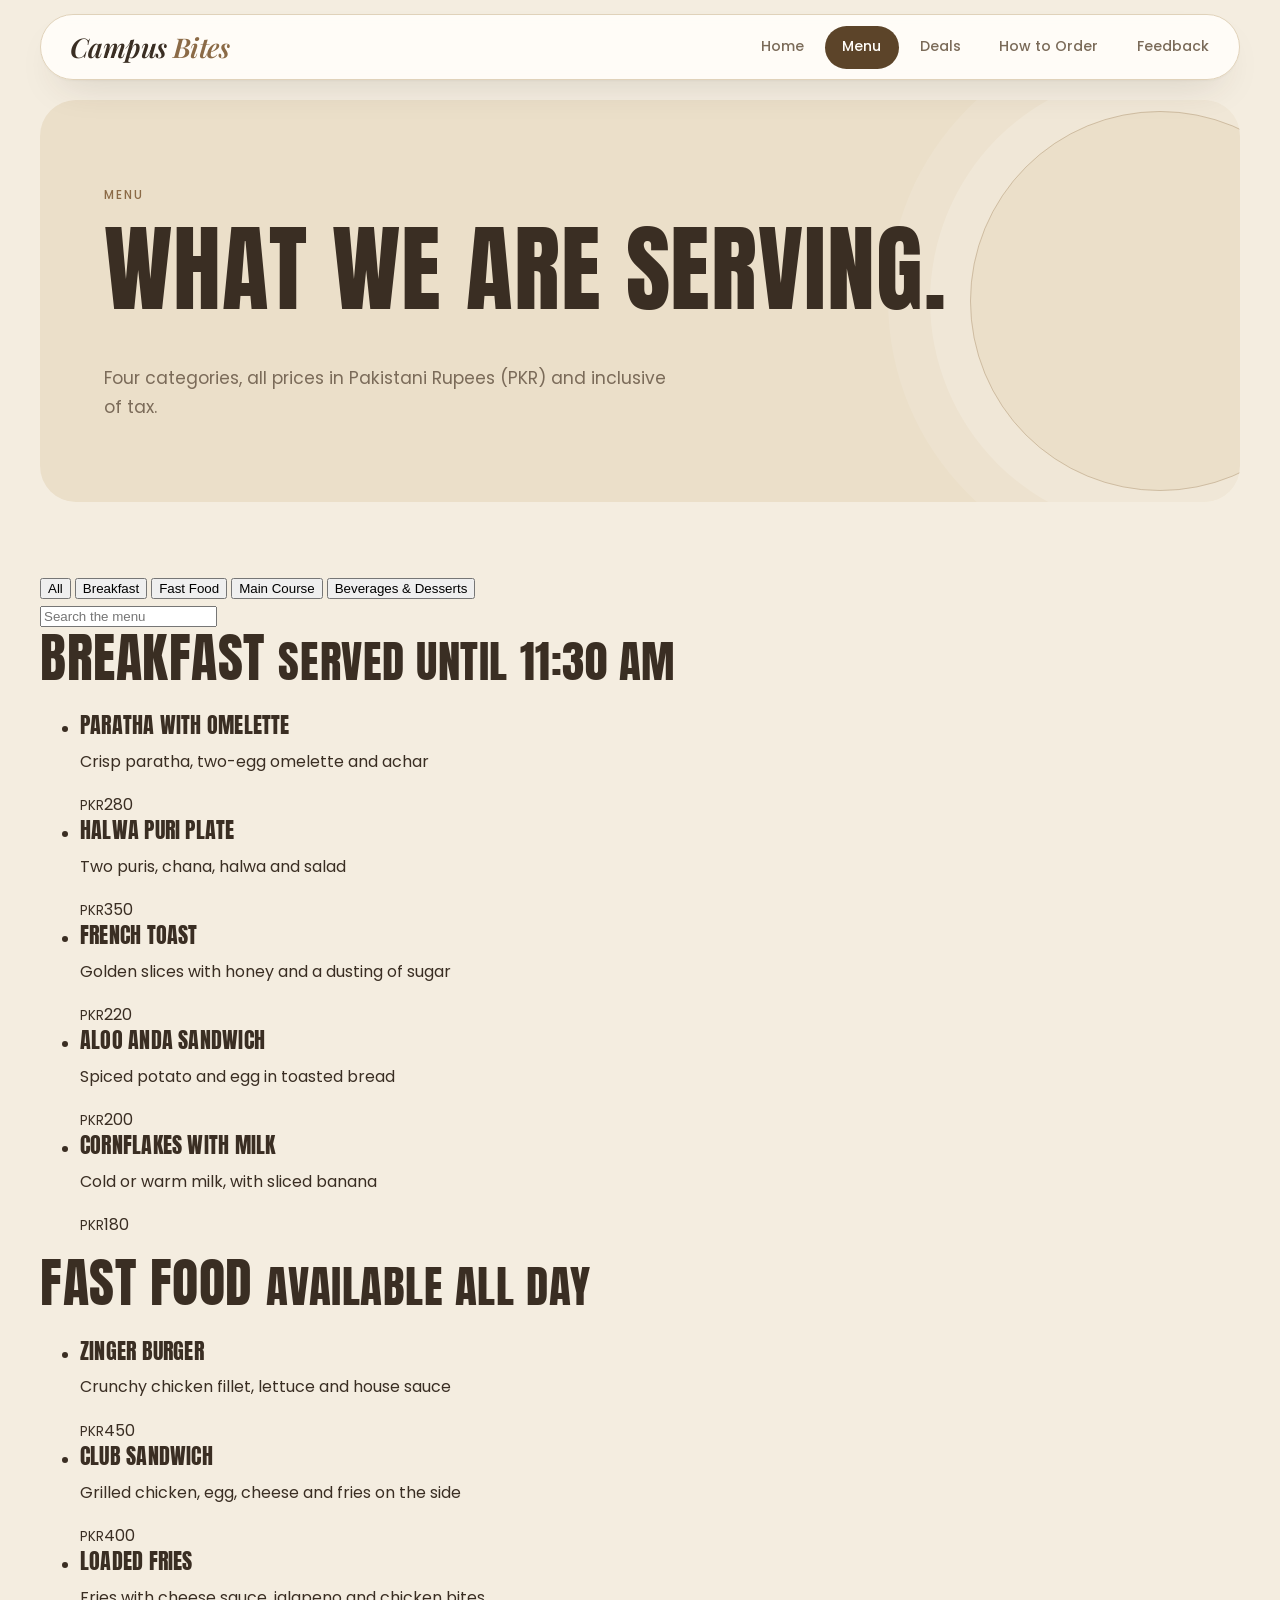
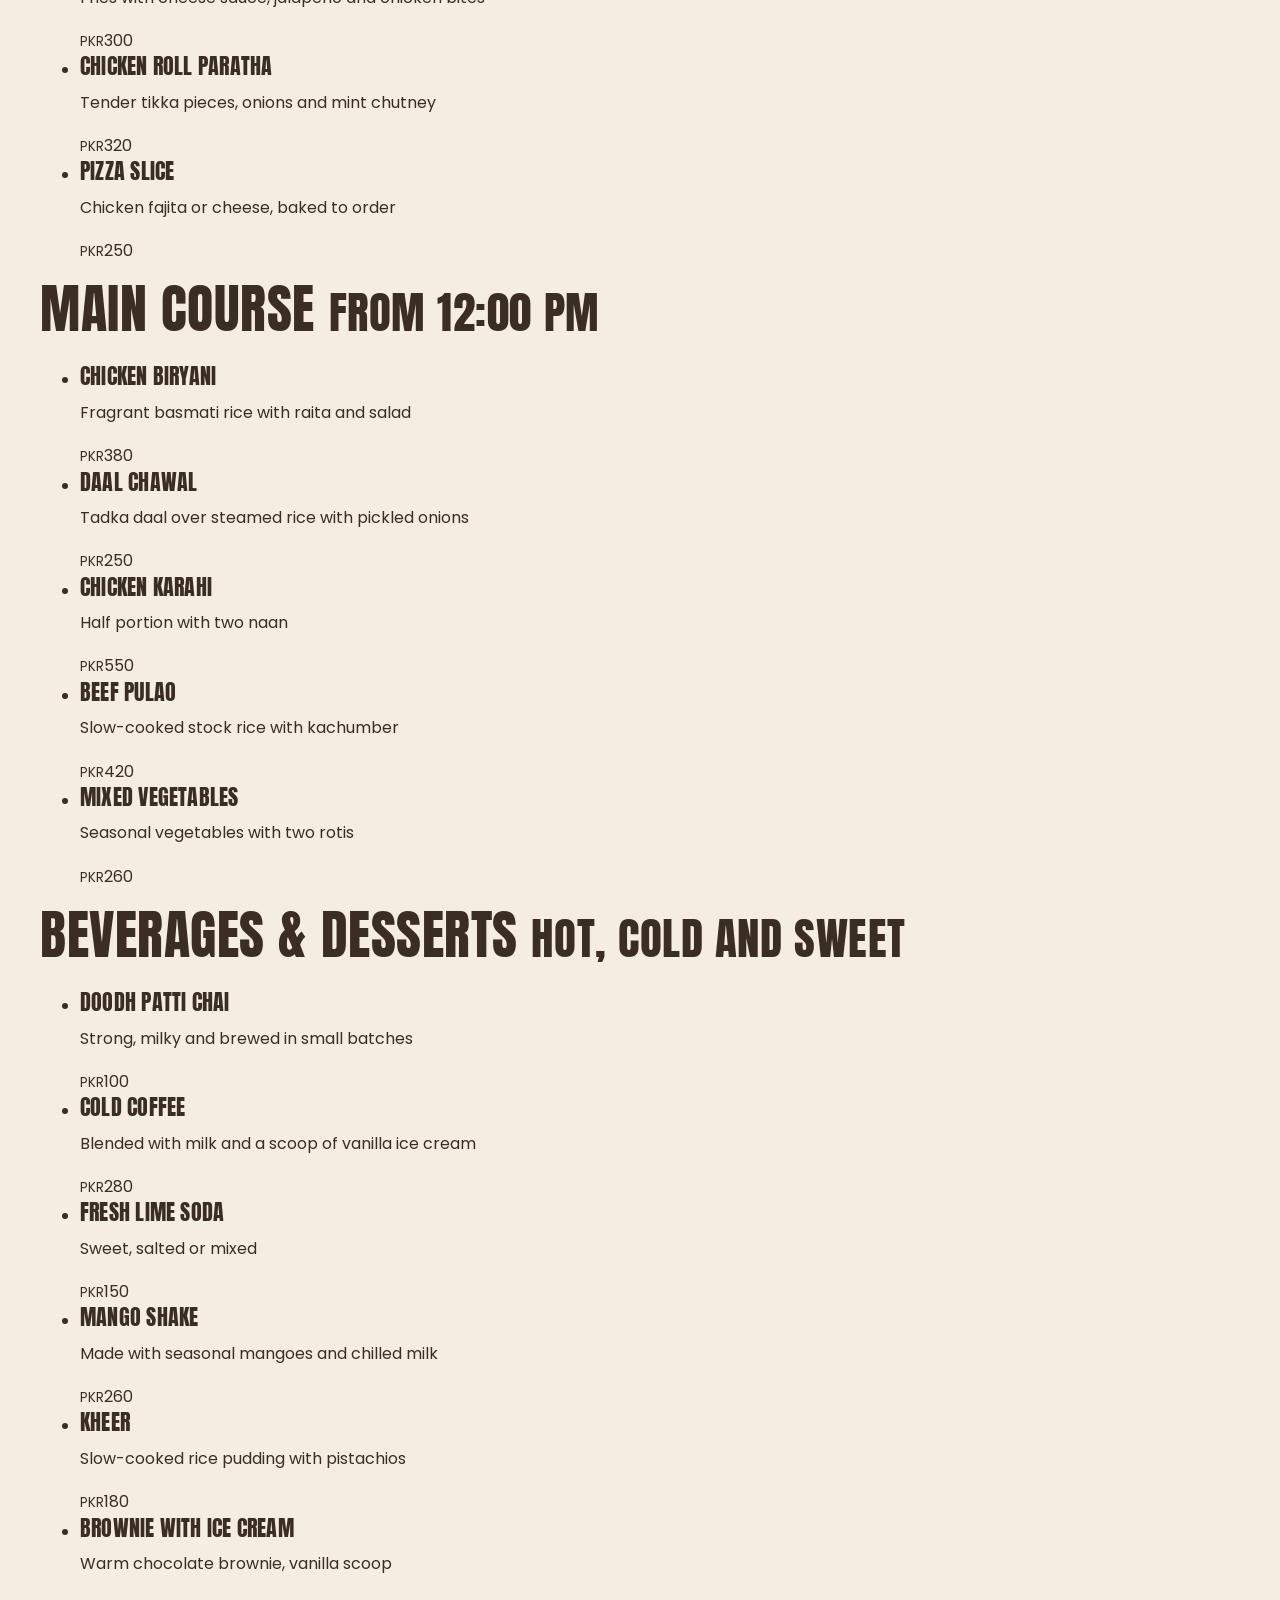
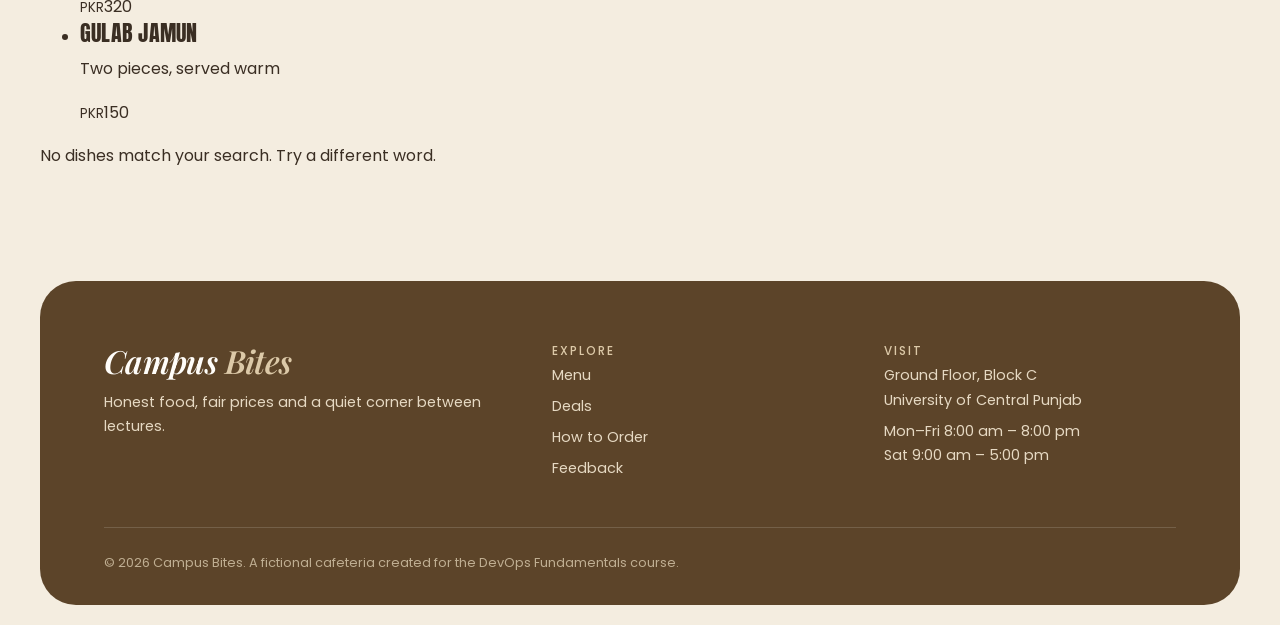
<file: source/menu.html>
<!DOCTYPE html>
<html lang="en">
<head>
  <meta charset="UTF-8">
  <meta name="viewport" content="width=device-width, initial-scale=1">
  <title>Menu | Campus Bites</title>
  <meta name="description" content="Browse the Campus Bites menu: breakfast, fast food, main course, beverages and desserts, with prices in PKR.">
  <link rel="preconnect" href="https://fonts.googleapis.com">
  <link rel="preconnect" href="https://fonts.gstatic.com" crossorigin>
  <link href="https://fonts.googleapis.com/css2?family=Anton&family=Playfair+Display:ital,wght@0,500;0,600;1,500;1,600&family=Poppins:wght@300;400;500;600&display=swap" rel="stylesheet">
  <link rel="stylesheet" href="../styles/style.css">
  <script>document.documentElement.classList.add("js");</script>
</head>
<body>
  <a class="skip-link" href="#main">Skip to content</a>
  <header class="site-header">
    <div class="wrap header-inner">
      <a class="logo" href="index.html" aria-label="Campus Bites home">Campus <span>Bites</span></a>
      <button class="nav-toggle" aria-label="Toggle navigation" aria-expanded="false" aria-controls="nav"><span></span></button>
      <nav aria-label="Main">
        <ul class="nav-list" id="nav">
        <li><a href="index.html">Home</a></li>
        <li><a href="menu.html" aria-current="page">Menu</a></li>
        <li><a href="deals.html">Deals</a></li>
        <li><a href="order.html">How to Order</a></li>
        <li><a href="feedback.html">Feedback</a></li>
        </ul>
      </nav>
    </div>
  </header>

  <main id="main">

    <section class="page-hero">
      <div class="wrap">
        <span class="eyebrow">Menu</span>
        <h1>What we are serving.</h1>
        <p class="lead">Four categories, all prices in Pakistani Rupees (PKR) and inclusive of tax.</p>
      </div>
    </section>

    <section class="section">
      <div class="wrap">
        <div class="menu-tools">
          <div class="tabs" role="group" aria-label="Filter by category">
            <button class="tab" data-filter="all" aria-pressed="true">All</button>
            <button class="tab" data-filter="breakfast" aria-pressed="false">Breakfast</button>
            <button class="tab" data-filter="fastfood" aria-pressed="false">Fast Food</button>
            <button class="tab" data-filter="main" aria-pressed="false">Main Course</button>
            <button class="tab" data-filter="drinks" aria-pressed="false">Beverages &amp; Desserts</button>
          </div>
          <input class="search" id="search" type="search" placeholder="Search the menu" aria-label="Search the menu">
        </div>

      <section class="menu-category reveal" data-category="breakfast">
        <h2>Breakfast <small>Served until 11:30 am</small></h2>
        <ul class="menu-items">
          <li class="menu-item" data-cat="breakfast">
            <div><h3>Paratha with Omelette</h3><p>Crisp paratha, two-egg omelette and achar</p></div>
            <span class="price"><small>PKR</small>280</span>
          </li>
          <li class="menu-item" data-cat="breakfast">
            <div><h3>Halwa Puri Plate</h3><p>Two puris, chana, halwa and salad</p></div>
            <span class="price"><small>PKR</small>350</span>
          </li>
          <li class="menu-item" data-cat="breakfast">
            <div><h3>French Toast</h3><p>Golden slices with honey and a dusting of sugar</p></div>
            <span class="price"><small>PKR</small>220</span>
          </li>
          <li class="menu-item" data-cat="breakfast">
            <div><h3>Aloo Anda Sandwich</h3><p>Spiced potato and egg in toasted bread</p></div>
            <span class="price"><small>PKR</small>200</span>
          </li>
          <li class="menu-item" data-cat="breakfast">
            <div><h3>Cornflakes with Milk</h3><p>Cold or warm milk, with sliced banana</p></div>
            <span class="price"><small>PKR</small>180</span>
          </li>
        </ul>
      </section>

      <section class="menu-category reveal" data-category="fastfood">
        <h2>Fast Food <small>Available all day</small></h2>
        <ul class="menu-items">
          <li class="menu-item" data-cat="fastfood">
            <div><h3>Zinger Burger</h3><p>Crunchy chicken fillet, lettuce and house sauce</p></div>
            <span class="price"><small>PKR</small>450</span>
          </li>
          <li class="menu-item" data-cat="fastfood">
            <div><h3>Club Sandwich</h3><p>Grilled chicken, egg, cheese and fries on the side</p></div>
            <span class="price"><small>PKR</small>400</span>
          </li>
          <li class="menu-item" data-cat="fastfood">
            <div><h3>Loaded Fries</h3><p>Fries with cheese sauce, jalapeno and chicken bites</p></div>
            <span class="price"><small>PKR</small>300</span>
          </li>
          <li class="menu-item" data-cat="fastfood">
            <div><h3>Chicken Roll Paratha</h3><p>Tender tikka pieces, onions and mint chutney</p></div>
            <span class="price"><small>PKR</small>320</span>
          </li>
          <li class="menu-item" data-cat="fastfood">
            <div><h3>Pizza Slice</h3><p>Chicken fajita or cheese, baked to order</p></div>
            <span class="price"><small>PKR</small>250</span>
          </li>
        </ul>
      </section>

      <section class="menu-category reveal" data-category="main">
        <h2>Main Course <small>From 12:00 pm</small></h2>
        <ul class="menu-items">
          <li class="menu-item" data-cat="main">
            <div><h3>Chicken Biryani</h3><p>Fragrant basmati rice with raita and salad</p></div>
            <span class="price"><small>PKR</small>380</span>
          </li>
          <li class="menu-item" data-cat="main">
            <div><h3>Daal Chawal</h3><p>Tadka daal over steamed rice with pickled onions</p></div>
            <span class="price"><small>PKR</small>250</span>
          </li>
          <li class="menu-item" data-cat="main">
            <div><h3>Chicken Karahi</h3><p>Half portion with two naan</p></div>
            <span class="price"><small>PKR</small>550</span>
          </li>
          <li class="menu-item" data-cat="main">
            <div><h3>Beef Pulao</h3><p>Slow-cooked stock rice with kachumber</p></div>
            <span class="price"><small>PKR</small>420</span>
          </li>
          <li class="menu-item" data-cat="main">
            <div><h3>Mixed Vegetables</h3><p>Seasonal vegetables with two rotis</p></div>
            <span class="price"><small>PKR</small>260</span>
          </li>
        </ul>
      </section>

      <section class="menu-category reveal" data-category="drinks">
        <h2>Beverages &amp; Desserts <small>Hot, cold and sweet</small></h2>
        <ul class="menu-items">
          <li class="menu-item" data-cat="drinks">
            <div><h3>Doodh Patti Chai</h3><p>Strong, milky and brewed in small batches</p></div>
            <span class="price"><small>PKR</small>100</span>
          </li>
          <li class="menu-item" data-cat="drinks">
            <div><h3>Cold Coffee</h3><p>Blended with milk and a scoop of vanilla ice cream</p></div>
            <span class="price"><small>PKR</small>280</span>
          </li>
          <li class="menu-item" data-cat="drinks">
            <div><h3>Fresh Lime Soda</h3><p>Sweet, salted or mixed</p></div>
            <span class="price"><small>PKR</small>150</span>
          </li>
          <li class="menu-item" data-cat="drinks">
            <div><h3>Mango Shake</h3><p>Made with seasonal mangoes and chilled milk</p></div>
            <span class="price"><small>PKR</small>260</span>
          </li>
          <li class="menu-item" data-cat="drinks">
            <div><h3>Kheer</h3><p>Slow-cooked rice pudding with pistachios</p></div>
            <span class="price"><small>PKR</small>180</span>
          </li>
          <li class="menu-item" data-cat="drinks">
            <div><h3>Brownie with Ice Cream</h3><p>Warm chocolate brownie, vanilla scoop</p></div>
            <span class="price"><small>PKR</small>320</span>
          </li>
          <li class="menu-item" data-cat="drinks">
            <div><h3>Gulab Jamun</h3><p>Two pieces, served warm</p></div>
            <span class="price"><small>PKR</small>150</span>
          </li>
        </ul>
      </section>

        <p class="empty-state" id="empty">No dishes match your search. Try a different word.</p>
      </div>
    </section>
  </main>

  <footer class="site-footer">
    <div class="wrap">
      <div class="footer-grid">
        <div>
          <a class="logo" href="index.html">Campus <span>Bites</span></a>
          <p>Honest food, fair prices and a quiet corner between lectures.</p>
        </div>
        <div>
          <h3>Explore</h3>
          <ul>
            <li><a href="menu.html">Menu</a></li>
            <li><a href="deals.html">Deals</a></li>
            <li><a href="order.html">How to Order</a></li>
            <li><a href="feedback.html">Feedback</a></li>
          </ul>
        </div>
        <div>
          <h3>Visit</h3>
          <p>Ground Floor, Block C<br>University of Central Punjab</p>
          <p>Mon&ndash;Fri 8:00 am &ndash; 8:00 pm<br>Sat 9:00 am &ndash; 5:00 pm</p>
        </div>
      </div>
      <div class="footer-bottom">&copy; 2026 Campus Bites. A fictional cafeteria created for the DevOps Fundamentals course.</div>
    </div>
  </footer>

  <script>
  (function () {
    // Mobile navigation
    var toggle = document.querySelector(".nav-toggle");
    var nav = document.getElementById("nav");
    toggle.addEventListener("click", function () {
      var open = nav.classList.toggle("open");
      toggle.setAttribute("aria-expanded", open);
    });
    nav.addEventListener("click", function (e) {
      if (e.target.tagName === "A") { nav.classList.remove("open"); toggle.setAttribute("aria-expanded", "false"); }
    });

    // Scroll reveal
    var items = document.querySelectorAll(".reveal");
    if ("IntersectionObserver" in window) {
      var io = new IntersectionObserver(function (entries) {
        entries.forEach(function (en) { if (en.isIntersecting) { en.target.classList.add("in"); io.unobserve(en.target); } });
      }, { threshold: 0.12 });
      items.forEach(function (el) { io.observe(el); });
    } else {
      items.forEach(function (el) { el.classList.add("in"); });
    }

    // Category filter and search
    var tabs = document.querySelectorAll(".tab");
    var search = document.getElementById("search");
    var sections = document.querySelectorAll(".menu-category");
    var empty = document.getElementById("empty");
    var active = "all";

    function apply() {
      var q = search.value.trim().toLowerCase();
      var visibleTotal = 0;
      sections.forEach(function (sec) {
        var matchCat = active === "all" || sec.dataset.category === active;
        var count = 0;
        sec.querySelectorAll(".menu-item").forEach(function (li) {
          var hit = !q || li.textContent.toLowerCase().indexOf(q) !== -1;
          li.hidden = !hit;
          if (hit) count++;
        });
        sec.hidden = !(matchCat && count > 0);
        if (!sec.hidden) { sec.classList.add("in"); visibleTotal += count; }
      });
      empty.classList.toggle("show", visibleTotal === 0);
    }
    tabs.forEach(function (tab) {
      tab.addEventListener("click", function () {
        active = tab.dataset.filter;
        tabs.forEach(function (t) { t.setAttribute("aria-pressed", t === tab); });
        apply();
      });
    });
    search.addEventListener("input", apply);
  })();
  </script>
</body>
</html>
</file>
<file: styles/style.css>
:root {
  --bg: #f4ede0;
  --bg-soft: #faf6ee;
  --surface: #fffdf9;
  --sand: #ebdfc9;
  --tan: #dcc9a8;
  --line: #e0d2ba;
  --ink: #3a2e23;
  --muted: #7b6b59;
  --accent: #8b6a46;
  --accent-dark: #5c4429;
  --ok: #5f7a4f;
  --warn: #a8672f;

  --radius: 24px;
  --radius-sm: 12px;
  --radius-lg: 36px;
  --shadow: 0 1px 2px rgba(58, 46, 35, 0.04), 0 18px 40px -20px rgba(58, 46, 35, 0.22);
  --wrap: 1200px;

  --font-body: "Poppins", system-ui, -apple-system, "Segoe UI", sans-serif;
  --font-head: "Anton", "Impact", "Arial Narrow", sans-serif;
  --font-logo: "Playfair Display", Georgia, "Times New Roman", serif;
}

*,
*::before,
*::after { box-sizing: border-box; }

html { scroll-behavior: smooth; }

body {
  margin: 0;
  font-family: var(--font-body);
  font-size: 1rem;
  line-height: 1.7;
  color: var(--ink);
  background: var(--bg);
  -webkit-font-smoothing: antialiased;
}

img, svg { max-width: 100%; display: block; }
[hidden] { display: none !important; }
a { color: inherit; }

h1, h2, h3, h4 {
  font-family: var(--font-head);
  font-weight: 400;
  text-transform: uppercase;
  line-height: 1.05;
  letter-spacing: 0.01em;
  margin: 0 0 0.5em;
}

h1 { font-size: clamp(2.8rem, 8vw, 6rem); line-height: 0.98; }
h2 { font-size: clamp(2rem, 4.5vw, 3.4rem); }
h3 { font-size: 1.4rem; }

p { margin: 0 0 1em; }

:focus-visible {
  outline: 2px solid var(--accent);
  outline-offset: 3px;
  border-radius: 4px;
}

.wrap {
  width: min(100% - 2.5rem, var(--wrap));
  margin-inline: auto;
}

.skip-link {
  position: absolute;
  left: -999px;
  top: 0.5rem;
  background: var(--ink);
  color: var(--surface);
  padding: 0.5rem 1rem;
  border-radius: var(--radius-sm);
  z-index: 100;
}
.skip-link:focus { left: 0.5rem; }

/* ---------- Header: floating pill ---------- */

.site-header {
  position: sticky;
  top: 0;
  z-index: 50;
  padding-top: 0.9rem;
  pointer-events: none;
}

.header-inner {
  pointer-events: auto;
  display: flex;
  align-items: center;
  justify-content: space-between;
  min-height: 66px;
  gap: 1rem;
  padding: 0 0.8rem 0 1.8rem;
  background: rgba(255, 253, 249, 0.92);
  backdrop-filter: blur(10px);
  -webkit-backdrop-filter: blur(10px);
  border: 1px solid var(--line);
  border-radius: 999px;
  box-shadow: var(--shadow);
}

.logo {
  font-family: var(--font-logo);
  font-style: italic;
  font-weight: 600;
  font-size: 1.7rem;
  letter-spacing: -0.02em;
  text-decoration: none;
  color: var(--ink);
  line-height: 1;
}
.logo span { color: var(--accent); }

.nav-list {
  display: flex;
  gap: 0.2rem;
  list-style: none;
  margin: 0;
  padding: 0;
}

.nav-list a {
  display: block;
  padding: 0.6rem 1.1rem;
  font-size: 0.88rem;
  font-weight: 500;
  text-decoration: none;
  color: var(--muted);
  border-radius: 999px;
  transition: color 0.2s, background 0.2s;
}
.nav-list a:hover { color: var(--ink); background: var(--sand); }
.nav-list a[aria-current="page"] { color: var(--surface); background: var(--accent-dark); }

.nav-toggle {
  display: none;
  background: var(--bg);
  border: 1px solid var(--line);
  border-radius: 50%;
  width: 46px;
  height: 46px;
  cursor: pointer;
  color: var(--ink);
  align-items: center;
  justify-content: center;
}
.nav-toggle span,
.nav-toggle span::before,
.nav-toggle span::after {
  display: block;
  width: 18px;
  height: 2px;
  background: currentColor;
  border-radius: 2px;
  transition: transform 0.25s, opacity 0.25s;
}
.nav-toggle span { position: relative; }
.nav-toggle span::before,
.nav-toggle span::after { content: ""; position: absolute; left: 0; }
.nav-toggle span::before { top: -6px; }
.nav-toggle span::after { top: 6px; }
.nav-toggle[aria-expanded="true"] span { background: transparent; }
.nav-toggle[aria-expanded="true"] span::before { transform: translateY(6px) rotate(45deg); }
.nav-toggle[aria-expanded="true"] span::after { transform: translateY(-6px) rotate(-45deg); }

/* ---------- Buttons & small bits ---------- */

.btn {
  display: inline-flex;
  align-items: center;
  gap: 0.5rem;
  padding: 0.9rem 1.8rem;
  font-family: var(--font-body);
  font-size: 0.92rem;
  font-weight: 500;
  text-decoration: none;
  border: 1.5px solid var(--accent-dark);
  border-radius: 999px;
  background: var(--accent-dark);
  color: var(--surface);
  cursor: pointer;
  transition: transform 0.2s, background 0.2s, color 0.2s;
}
.btn:hover { transform: translateY(-2px); background: var(--ink); border-color: var(--ink); }
.btn--ghost { background: transparent; color: var(--accent-dark); }
.btn--ghost:hover { background: var(--accent-dark); color: var(--surface); border-color: var(--accent-dark); }

.eyebrow {
  display: inline-block;
  font-size: 0.74rem;
  font-weight: 500;
  letter-spacing: 0.18em;
  text-transform: uppercase;
  color: var(--accent);
  margin-bottom: 1rem;
}

.lead { font-size: 1.08rem; color: var(--muted); max-width: 52ch; }

.badge {
  display: inline-flex;
  align-items: center;
  gap: 0.5rem;
  padding: 0.3rem 0.95rem;
  font-size: 0.8rem;
  font-weight: 500;
  border-radius: 999px;
  background: var(--bg-soft);
  border: 1px solid var(--line);
}
.dot { width: 8px; height: 8px; border-radius: 50%; background: var(--muted); }
.is-open .dot { background: var(--ok); box-shadow: 0 0 0 4px rgba(95, 122, 79, 0.18); }
.is-closed .dot { background: var(--warn); box-shadow: 0 0 0 4px rgba(168, 103, 47, 0.18); }

/* ---------- Sections & panels ---------- */

.section { padding: clamp(2.5rem, 6vw, 4.5rem) 0; }

/* white section becomes a big rounded panel */
.section--white { background: none; border: 0; padding: 1rem 0; }
.section--white > .wrap {
  background: var(--surface);
  border: 1px solid var(--line);
  border-radius: var(--radius-lg);
  padding: clamp(2rem, 5vw, 4rem);
}

.section-head { max-width: 680px; margin-bottom: 2.5rem; }

/* inner page hero: sand rounded panel */
.page-hero { padding: 1.25rem 0 0; }
.page-hero > .wrap {
  position: relative;
  overflow: hidden;
  background: var(--sand);
  border-radius: var(--radius-lg);
  padding: clamp(2.5rem, 7vw, 5rem) clamp(1.8rem, 5vw, 4rem);
}
.page-hero > .wrap::after {
  content: "";
  position: absolute;
  width: 380px;
  height: 380px;
  right: -110px;
  top: 50%;
  transform: translateY(-50%);
  border-radius: 50%;
  border: 1px solid rgba(139, 106, 70, 0.3);
  box-shadow: 0 0 0 40px rgba(255, 253, 249, 0.18), 0 0 0 82px rgba(255, 253, 249, 0.1);
}
.page-hero h1, .page-hero p { position: relative; z-index: 1; }
.page-hero p { margin-bottom: 0; }

/* ---------- Home hero ---------- */

.hero { padding: 1.25rem 0 0; }
.hero-panel {
  position: relative;
  overflow: hidden;
  background: var(--sand);
  border-radius: var(--radius-lg);
  padding: clamp(2rem, 6vw, 5rem);
}
.hero-panel::before {
  content: "";
  position: absolute;
  width: 640px;
  height: 640px;
  right: -200px;
  bottom: -300px;
  border-radius: 50%;
  border: 1px solid rgba(139, 106, 70, 0.3);
  box-shadow: 0 0 0 54px rgba(255, 253, 249, 0.2), 0 0 0 110px rgba(255, 253, 249, 0.12);
}
.hero-grid {
  position: relative;
  display: grid;
  grid-template-columns: 1.25fr 0.75fr;
  gap: clamp(2rem, 5vw, 4rem);
  align-items: center;
}
.hero h1 em { font-style: normal; color: var(--accent); }
.hero-actions { display: flex; flex-wrap: wrap; gap: 0.8rem; margin-top: 2rem; }

.today-card {
  background: var(--surface);
  border: 1px solid var(--line);
  border-radius: var(--radius);
  padding: 2rem;
  box-shadow: var(--shadow);
}
.today-card h2 { font-size: 1.7rem; margin-top: 1rem; }
.today-card dl { margin: 1.25rem 0 0; }
.today-card dt {
  font-size: 0.72rem;
  letter-spacing: 0.14em;
  text-transform: uppercase;
  color: var(--accent);
  margin-top: 1rem;
}
.today-card dd { margin: 0.1rem 0 0; font-weight: 500; }

/* ---------- Ticker ---------- */

.marquee {
  overflow: hidden;
  margin-top: 1.25rem;
  background: var(--accent-dark);
  color: var(--sand);
  padding: 1rem 0;
  transform: rotate(-1deg);
  width: 104%;
  margin-left: -2%;
}
.marquee-track {
  display: flex;
  width: max-content;
  animation: slide 32s linear infinite;
}
.marquee-track span {
  font-family: var(--font-head);
  font-size: 1.5rem;
  text-transform: uppercase;
  letter-spacing: 0.06em;
  white-space: nowrap;
  display: flex;
  align-items: center;
}
.marquee-track span::after {
  content: "";
  width: 9px;
  height: 9px;
  border-radius: 50%;
  background: var(--tan);
  margin: 0 1.8rem;
}
@keyframes slide { to { transform: translateX(-50%); } }

/* ---------- Cards & grids ---------- */

.grid { display: grid; gap: 1.25rem; }
.grid--3 { grid-template-columns: repeat(3, 1fr); }
.grid--4 { grid-template-columns: repeat(4, 1fr); }
.grid--2 { grid-template-columns: repeat(2, 1fr); }

.card {
  background: var(--surface);
  border: 1px solid var(--line);
  border-radius: var(--radius);
  padding: 2rem;
  transition: transform 0.25s, box-shadow 0.25s;
}
.section--white .card { background: var(--bg-soft); }
.card--link { text-decoration: none; display: block; }
.card--link:hover { transform: translateY(-5px); box-shadow: var(--shadow); }
.card p:last-child { margin-bottom: 0; }
.card p { color: var(--muted); font-size: 0.93rem; }

.icon {
  width: 52px;
  height: 52px;
  border-radius: 50%;
  background: var(--sand);
  display: grid;
  place-items: center;
  margin-bottom: 1.25rem;
  color: var(--accent-dark);
}
.icon svg { width: 22px; height: 22px; }

.card-more {
  display: inline-block;
  margin-top: 1rem;
  font-size: 0.85rem;
  font-weight: 500;
  color: var(--accent-dark);
}

/* popular items (home) */
.pop-card {
  background: var(--surface);
  border: 1px solid var(--line);
  border-radius: var(--radius-lg);
  padding: 1rem 1rem 1.6rem;
  display: flex;
  flex-direction: column;
}
.plate {
  position: relative;
  aspect-ratio: 5 / 4;
  background: var(--sand);
  border-radius: calc(var(--radius-lg) - 12px);
  display: grid;
  place-items: center;
  overflow: hidden;
  margin-bottom: 1.4rem;
}
.plate::before {
  content: "";
  position: absolute;
  width: 62%;
  aspect-ratio: 1;
  border-radius: 50%;
  background: var(--surface);
  box-shadow: 0 0 0 14px rgba(255, 253, 249, 0.45), 0 0 0 30px rgba(255, 253, 249, 0.22);
}
.plate span {
  position: relative;
  font-family: var(--font-head);
  font-size: clamp(1.5rem, 3vw, 2.1rem);
  text-transform: uppercase;
  color: var(--accent-dark);
  letter-spacing: 0.04em;
}
.pop-body { padding: 0 0.8rem; display: flex; flex-direction: column; flex: 1; }
.pop-body h3 { margin-bottom: 0.3rem; }
.pop-body p { color: var(--muted); font-size: 0.9rem; flex: 1; }
.pop-foot { display: flex; align-items: center; justify-content: space-between; gap: 1rem; margin-top: 0.5rem; }
.pill-price {
  font-family: var(--font-head);
  font-size: 1.5rem;
  letter-spacing: 0.02em;
  background: var(--bg);
  border: 1px solid var(--line);
  padding: 0.1rem 1.1rem;
  border-radius: 999px;
  color: var(--accent-dark);
}
.pill-price small { font-family: var(--font-body); font-size: 0.7rem; margin-right: 0.3rem; color: var(--muted); }

/* ---------- Tables ---------- */

.table-wrap {
  overflow-x: auto;
  background: var(--surface);
  border: 1px solid var(--line);
  border-radius: var(--radius);
}
table { width: 100%; border-collapse: collapse; font-size: 0.95rem; }
th, td { padding: 0.9rem 1.5rem; text-align: left; }
th {
  font-size: 0.72rem;
  letter-spacing: 0.14em;
  text-transform: uppercase;
  color: var(--accent);
  font-weight: 500;
  background: var(--bg-soft);
  border-bottom: 1px solid var(--line);
}
tr + tr td { border-top: 1px solid var(--line); }
tr.is-today td { background: var(--sand); font-weight: 600; }
tr.is-today td:first-child { box-shadow: inset 4px 0 0 var(--accent-dark); }

/* ---------- Split block ---------- */

.split {
  display: grid;
  grid-template-columns: 1fr 1fr;
  gap: clamp(2rem, 5vw, 4rem);
  align-items: start;
}

/* ---------- Order steps ---------- */

.steps { list-style: none; margin: 0; padding: 0; counter-reset: step; display: grid; grid-template-columns: repeat(4, 1fr); gap: 1.25rem; }
.step {
  counter-increment: step;
  background: var(--surface);
  border: 1px solid var(--line);
  border-radius: var(--radius-lg);
  padding: 2rem 1.7rem 2.2rem;
  position: relative;
}
.step::before {
  content: counter(step, decimal-leading-zero);
  display: block;
  font-family: var(--font-head);
  font-size: 4rem;
  line-height: 1;
  color: var(--tan);
  margin-bottom: 1rem;
}
.step h3 { font-size: 1.4rem; }
.step p { font-size: 0.92rem; color: var(--muted); margin: 0; }

.rush {
  display: flex;
  align-items: center;
  gap: 1rem;
  flex-wrap: wrap;
  padding: 1.2rem 1.6rem;
  background: var(--bg-soft);
  border: 1px solid var(--line);
  border-radius: var(--radius);
  margin-bottom: 1.5rem;
}
.rush strong { font-weight: 600; }
.meter { flex: 1; min-width: 140px; height: 8px; border-radius: 99px; background: var(--sand); overflow: hidden; }
.meter i { display: block; height: 100%; width: 20%; background: var(--ok); border-radius: 99px; transition: width 0.6s, background 0.4s; }

.rules { list-style: none; margin: 0; padding: 0; }
.rules li { padding: 0.9rem 0 0.9rem 2rem; position: relative; border-bottom: 1px dashed var(--line); color: var(--muted); }
.rules li strong { color: var(--ink); font-weight: 600; }
.rules li::before {
  content: "";
  position: absolute;
  left: 0.15rem;
  top: 1.45rem;
  width: 10px;
  height: 5px;
  border-left: 2px solid var(--accent);
  border-bottom: 2px solid var(--accent);
  transform: rotate(-45deg);
}

.faq details { background: var(--surface); border: 1px solid var(--line); border-radius: var(--radius); margin-bottom: 0.75rem; }
.faq summary {
  cursor: pointer;
  list-style: none;
  padding: 1.2rem 1.6rem;
  font-weight: 500;
  display: flex;
  justify-content: space-between;
  gap: 1rem;
}
.faq summary::-webkit-details-marker { display: none; }
.faq summary::after { content: "+"; font-size: 1.4rem; line-height: 1; color: var(--accent); transition: transform 0.25s; }
.faq details[open] summary::after { transform: rotate(45deg); }
.faq details p { padding: 0 1.6rem 1.3rem; margin: 0; color: var(--muted); font-size: 0.95rem; }

.special {
  display: grid;
  grid-template-columns: 1.1fr 0.9fr;
  gap: 2.5rem;
  align-items: center;
  background: var(--accent-dark);
  color: var(--surface);
  border-radius: var(--radius-lg);
  padding: clamp(2rem, 6vw, 4.5rem);
  position: relative;
  overflow: hidden;
}
.special::after {
  content: "";
  position: absolute;
  width: 420px;
  height: 420px;
  border-radius: 50%;
  border: 1px solid rgba(255, 253, 249, 0.18);
  box-shadow: 0 0 0 40px rgba(255, 253, 249, 0.04), 0 0 0 80px rgba(255, 253, 249, 0.03);
  right: -100px;
  bottom: -190px;
}
.special .eyebrow { color: var(--tan); }
.special p { color: #dccdb5; margin-bottom: 0; }
.special h2 { margin-bottom: 0.4rem; font-size: clamp(2.4rem, 6vw, 4.4rem); }
.special-price { text-align: right; position: relative; z-index: 1; }
.special-price .now { font-family: var(--font-head); font-size: clamp(3rem, 8vw, 5.5rem); line-height: 1; letter-spacing: 0.01em; }
.special-price .was { display: block; margin-top: 0.4rem; color: #dccdb5; text-decoration: line-through; font-size: 0.95rem; }

.combo { display: flex; flex-direction: column; border-radius: var(--radius-lg); padding: 2rem 1.8rem; }
.combo h3 { margin-bottom: 0.2rem; font-size: 1.7rem; }
.combo-tag { font-size: 0.72rem; letter-spacing: 0.14em; text-transform: uppercase; color: var(--accent); margin-bottom: 0.75rem; }
.combo ul { list-style: none; margin: 0.75rem 0 1.5rem; padding: 0; flex: 1; }
.combo li {
  padding: 0.5rem 0 0.5rem 1.5rem;
  position: relative;
  font-size: 0.92rem;
  color: var(--muted);
  border-bottom: 1px dashed var(--line);
}
.combo li::before {
  content: "";
  position: absolute;
  left: 0.2rem;
  top: 1.05rem;
  width: 6px;
  height: 6px;
  border-radius: 50%;
  background: var(--accent);
}
.combo-foot { display: flex; align-items: center; justify-content: space-between; gap: 0.8rem; flex-wrap: wrap; }
.combo-price {
  font-family: var(--font-head);
  font-size: 1.9rem;
  letter-spacing: 0.02em;
  color: var(--accent-dark);
  background: var(--surface);
  border: 1px solid var(--line);
  padding: 0 1.1rem;
  border-radius: 999px;
  line-height: 1.6;
}
.combo-price small { font-family: var(--font-body); font-size: 0.7rem; color: var(--muted); }
.save { font-size: 0.8rem; font-weight: 500; color: var(--ok); }


/* ---------- Feedback / contact ---------- */

.contact-list { list-style: none; margin: 0; padding: 0; }
.contact-list li { display: flex; gap: 1rem; padding: 1.1rem 0; border-bottom: 1px dashed var(--line); }
.contact-list .icon { margin: 0; flex-shrink: 0; width: 44px; height: 44px; }
.contact-list h3 { font-family: var(--font-body); font-size: 0.75rem; letter-spacing: 0.14em; text-transform: uppercase; color: var(--accent); margin: 0; font-weight: 500; }
.contact-list p { margin: 0; font-weight: 500; }
.contact-list a { text-decoration: none; border-bottom: 1px solid var(--line); }
.contact-list a:hover { border-color: var(--accent); }

.form-card { background: var(--surface); border: 1px solid var(--line); border-radius: var(--radius-lg); padding: clamp(1.6rem, 4vw, 2.8rem); box-shadow: var(--shadow); }
.field { margin-bottom: 1.3rem; }
.field label { display: block; font-size: 0.85rem; font-weight: 500; margin-bottom: 0.4rem; }
.field input,
.field textarea,
.field select {
  width: 100%;
  font-family: var(--font-body);
  font-size: 0.95rem;
  color: var(--ink);
  padding: 0.85rem 1.1rem;
  background: var(--bg-soft);
  border: 1px solid var(--line);
  border-radius: 16px;
  transition: border-color 0.2s, background 0.2s;
}
.field textarea { min-height: 140px; resize: vertical; }
.field input:focus,
.field textarea:focus,
.field select:focus { outline: none; border-color: var(--accent); background: var(--surface); }
.field.invalid input,
.field.invalid textarea { border-color: var(--warn); }
.field-msg { display: none; font-size: 0.8rem; color: var(--warn); margin-top: 0.35rem; }
.field.invalid .field-msg { display: block; }
.field-count { font-size: 0.78rem; color: var(--muted); text-align: right; margin-top: 0.3rem; }

.rating { display: flex; gap: 0.5rem; flex-wrap: wrap; }
.rating button {
  font-family: var(--font-body);
  font-size: 0.85rem;
  padding: 0.5rem 1.1rem;
  border-radius: 999px;
  background: var(--bg-soft);
  border: 1px solid var(--line);
  color: var(--muted);
  cursor: pointer;
  transition: all 0.2s;
}
.rating button:hover { border-color: var(--accent); color: var(--ink); }
.rating button[aria-pressed="true"] { background: var(--accent-dark); color: var(--surface); border-color: var(--accent-dark); }

.form-success { display: none; text-align: center; padding: 2rem 1rem; }
.form-success.show { display: block; }
.form-success .icon { margin: 0 auto 1rem; width: 60px; height: 60px; }

/* ---------- Footer ---------- */

.site-footer {
  width: min(100% - 2.5rem, var(--wrap));
  margin: 1.5rem auto 1.25rem;
  background: var(--accent-dark);
  color: #e6d9c3;
  border-radius: var(--radius-lg);
  padding: clamp(2.5rem, 5vw, 4rem) clamp(1.8rem, 5vw, 4rem) 2rem;
}
.site-footer .wrap { width: 100%; }
.footer-grid { display: grid; grid-template-columns: 1.4fr 1fr 1fr; gap: 2.5rem; margin-bottom: 2.5rem; }
.site-footer .logo { color: var(--surface); font-size: 2rem; display: inline-block; margin-bottom: 0.8rem; }
.site-footer .logo span { color: var(--tan); }
.site-footer h3 { font-family: var(--font-body); font-size: 0.74rem; letter-spacing: 0.16em; text-transform: uppercase; color: var(--tan); font-weight: 500; }
.site-footer p, .site-footer li { font-size: 0.9rem; margin: 0 0 0.4rem; }
.site-footer ul { list-style: none; margin: 0; padding: 0; }
.site-footer a { text-decoration: none; }
.site-footer a:hover { color: var(--surface); text-decoration: underline; }
.footer-bottom { border-top: 1px solid rgba(255, 253, 249, 0.15); padding-top: 1.5rem; font-size: 0.8rem; color: #bfae92; }

/* ---------- Scroll reveal (only active when JS is present) ---------- */

.js .reveal { opacity: 0; transform: translateY(20px); transition: opacity 0.7s ease, transform 0.7s ease; }
.js .reveal.in { opacity: 1; transform: none; }

@media (prefers-reduced-motion: reduce) {
  html { scroll-behavior: auto; }
  *, *::before, *::after { transition: none !important; animation: none !important; }
  .js .reveal { opacity: 1; transform: none; }
}

/* ==========================================================================
   Responsive
   ========================================================================== */

@media (max-width: 960px) {
  .grid--4, .steps { grid-template-columns: repeat(2, 1fr); }
  .grid--3 { grid-template-columns: repeat(2, 1fr); }
  .menu-items { grid-template-columns: repeat(2, 1fr); }
  .hero-grid, .split, .special { grid-template-columns: 1fr; }
  .special-price { text-align: left; }
  .footer-grid { grid-template-columns: 1fr 1fr; }
  .footer-grid > :first-child { grid-column: 1 / -1; }
}

@media (max-width: 720px) {
  .header-inner { padding-left: 1.3rem; padding-right: 0.6rem; }
  .nav-toggle { display: inline-flex; }
  .site-header nav { position: absolute; top: calc(100% + 0.5rem); left: 0; right: 0; }
  .site-header .header-inner { position: relative; }
  .nav-list {
    pointer-events: auto;
    flex-direction: column;
    padding: 0.8rem;
    background: var(--surface);
    border: 1px solid var(--line);
    border-radius: var(--radius);
    box-shadow: var(--shadow);
    display: none;
  }
  .nav-list.open { display: flex; }
  .nav-list a { padding: 0.85rem 1.1rem; }
  .site-header .wrap { position: relative; }
  .marquee-track span { font-size: 1.2rem; }
}

@media (max-width: 600px) {
  .grid--4, .grid--3, .grid--2, .steps, .menu-items { grid-template-columns: 1fr; }
  .footer-grid { grid-template-columns: 1fr; }
  .hero-actions .btn { width: 100%; justify-content: center; }
  .menu-tools { flex-direction: column; align-items: stretch; }
  .search { width: 100%; }
  th, td { padding: 0.75rem 1rem; }
  .menu-item { min-height: 0; }
}
</file>
